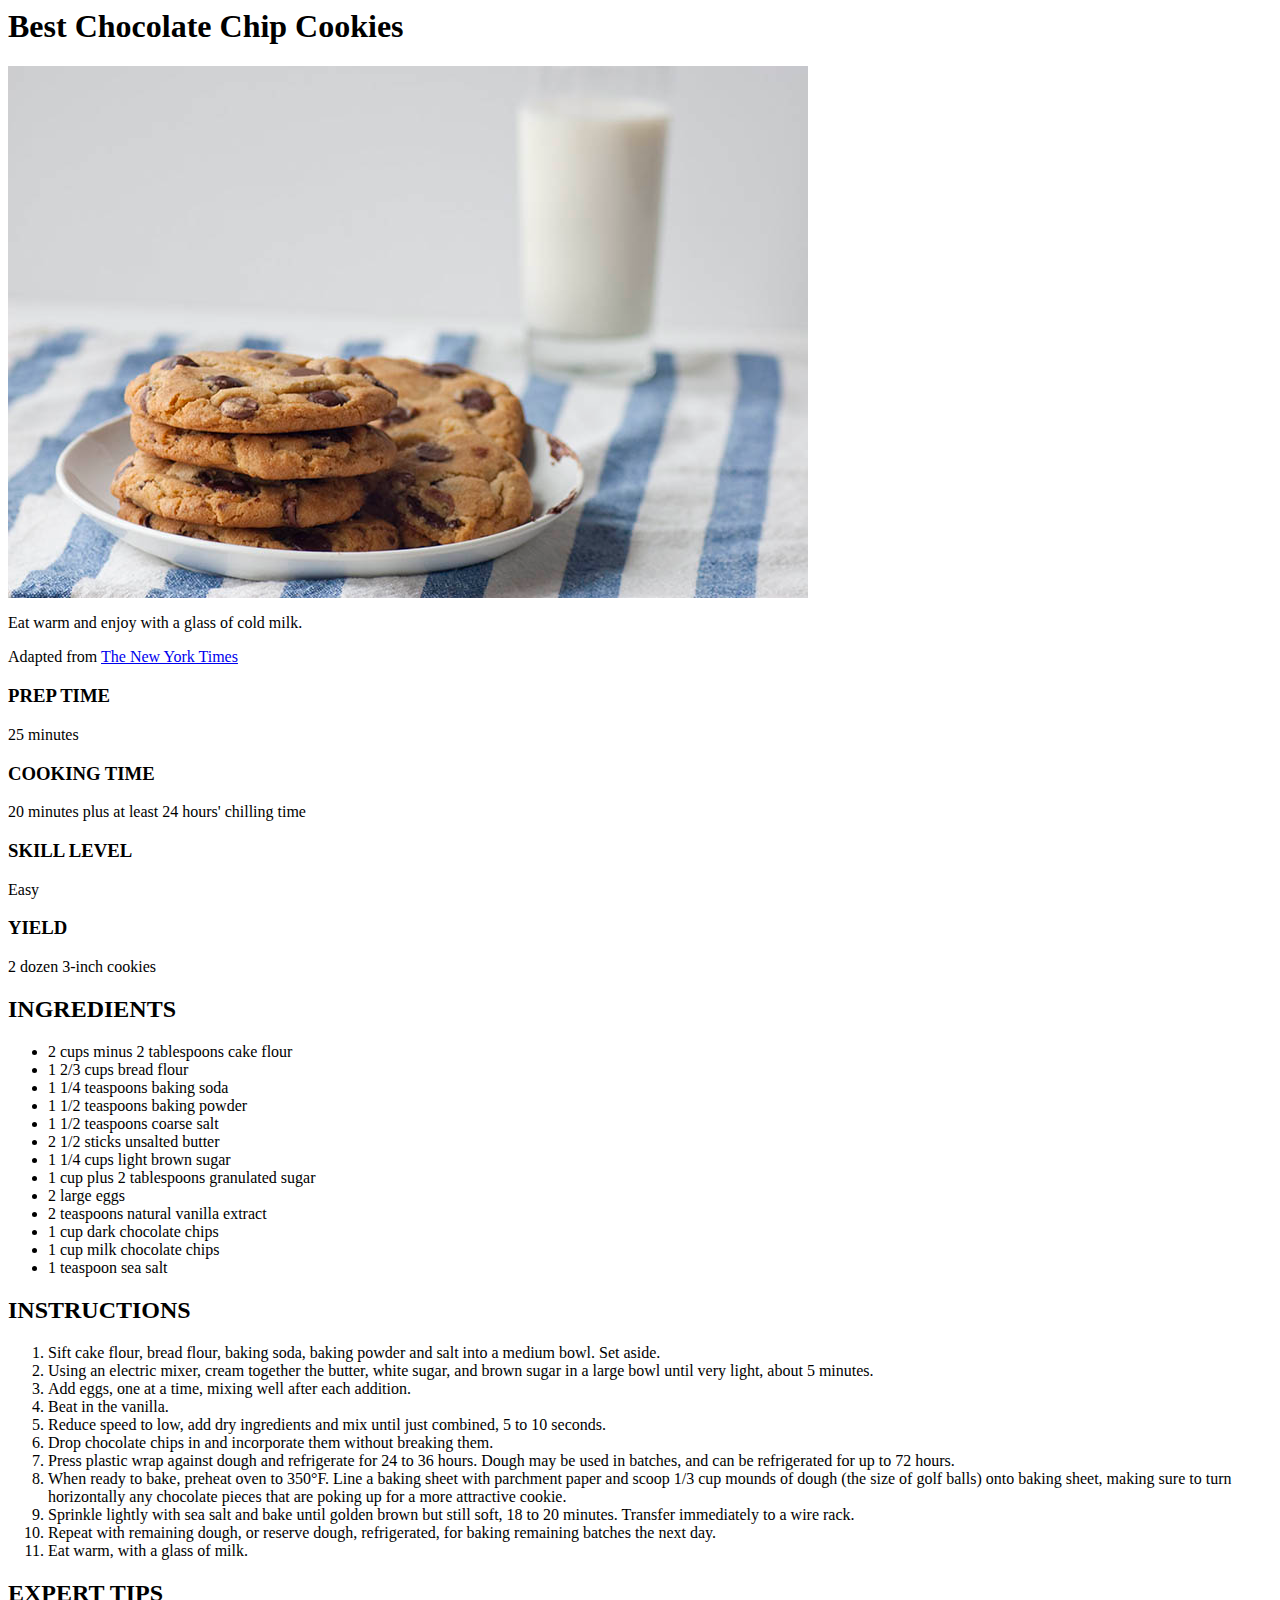
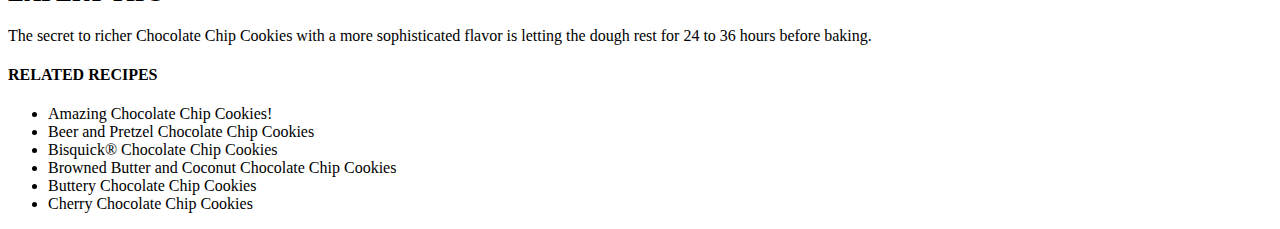
<file: solutions/cookie_recipe/index.html>
﻿<html>

	<h1>Best Chocolate Chip Cookies</h1>

	<img src="cookies.jpg" alt="cookie photo">

	<p>Eat warm and enjoy with a glass of cold milk.</p>

	<p>Adapted from <a href="http://www.nytimes.com/2008/07/09/dining/091crex.html?_r=0">The New York Times</a></p>

	<h3>PREP TIME</h3>
	<p>25 minutes</p>

	<h3>COOKING TIME</h3>
	<p>20 minutes plus at least 24 hours' chilling time</p>

	<h3>SKILL LEVEL</h3>
	<p>Easy</p>

	<h3>YIELD</h3>
	<p>2 dozen 3-inch cookies</p>

	<h2>INGREDIENTS</h2>
	<ul>
		<li>2 cups minus 2 tablespoons cake flour</li>
		<li>1 2/3 cups bread flour</li>
		<li>1 1/4 teaspoons baking soda</li>
		<li>1 1/2 teaspoons baking powder</li>
		<li>1 1/2 teaspoons coarse salt</li>
		<li>2 1/2 sticks unsalted butter</li>
		<li>1 1/4 cups light brown sugar</li>
		<li>1 cup plus 2 tablespoons granulated sugar</li>
		<li>2 large eggs</li>
		<li>2 teaspoons natural vanilla extract</li>
		<li>1 cup dark chocolate chips</li>
		<li>1 cup milk chocolate chips</li>
		<li>1 teaspoon sea salt</li>
	</ul>

	<h2>INSTRUCTIONS</h2>
	<ol>
		<li>Sift cake flour, bread flour, baking soda, baking powder and salt into a medium bowl. Set aside.</li>

		<li>Using an electric mixer, cream together the butter, white sugar, and brown sugar in a large bowl until very light, about 5 minutes.</li>

		<li>Add eggs, one at a time, mixing well after each addition.</li>

		<li>Beat in the vanilla.</li>

		<li>Reduce speed to low, add dry ingredients and mix until just combined, 5 to 10 seconds.</li>

		<li>Drop chocolate chips in and incorporate them without breaking them.</li>

		<li>Press plastic wrap against dough and refrigerate for 24 to 36 hours. Dough may be used in batches, and can be refrigerated for up to 72 hours.</li>

		<li>When ready to bake, preheat oven to 350°F. Line a baking sheet with parchment paper and scoop 1/3 cup mounds of dough (the size of golf balls) onto baking sheet, making sure to turn horizontally any chocolate pieces that are poking up for a more attractive cookie.</li>

		<li>Sprinkle lightly with sea salt and bake until golden brown but still soft, 18 to 20 minutes. Transfer immediately to a wire rack.</li>

		<li>Repeat with remaining dough, or reserve dough, refrigerated, for baking remaining batches the next day.</li>

		<li>Eat warm, with a glass of milk.</li>
	</ol>

	<h2>EXPERT TIPS</h2>

	<p>The secret to richer Chocolate Chip Cookies with a more sophisticated flavor is letting the dough rest for 24 to 36 hours before baking.</p>


	<h4>RELATED RECIPES</h4>

	<ul>
		<li>Amazing Chocolate Chip Cookies!</li>
	  
		<li>Beer and Pretzel Chocolate Chip Cookies</li>
	 
		<li>Bisquick&reg; Chocolate Chip Cookies</li>
	  
		<li>Browned Butter and Coconut Chocolate Chip Cookies</li>
	 
		<li>Buttery Chocolate Chip Cookies</li>
	  
		<li>Cherry Chocolate Chip Cookies</li>
	</ul>


</html>
</file>
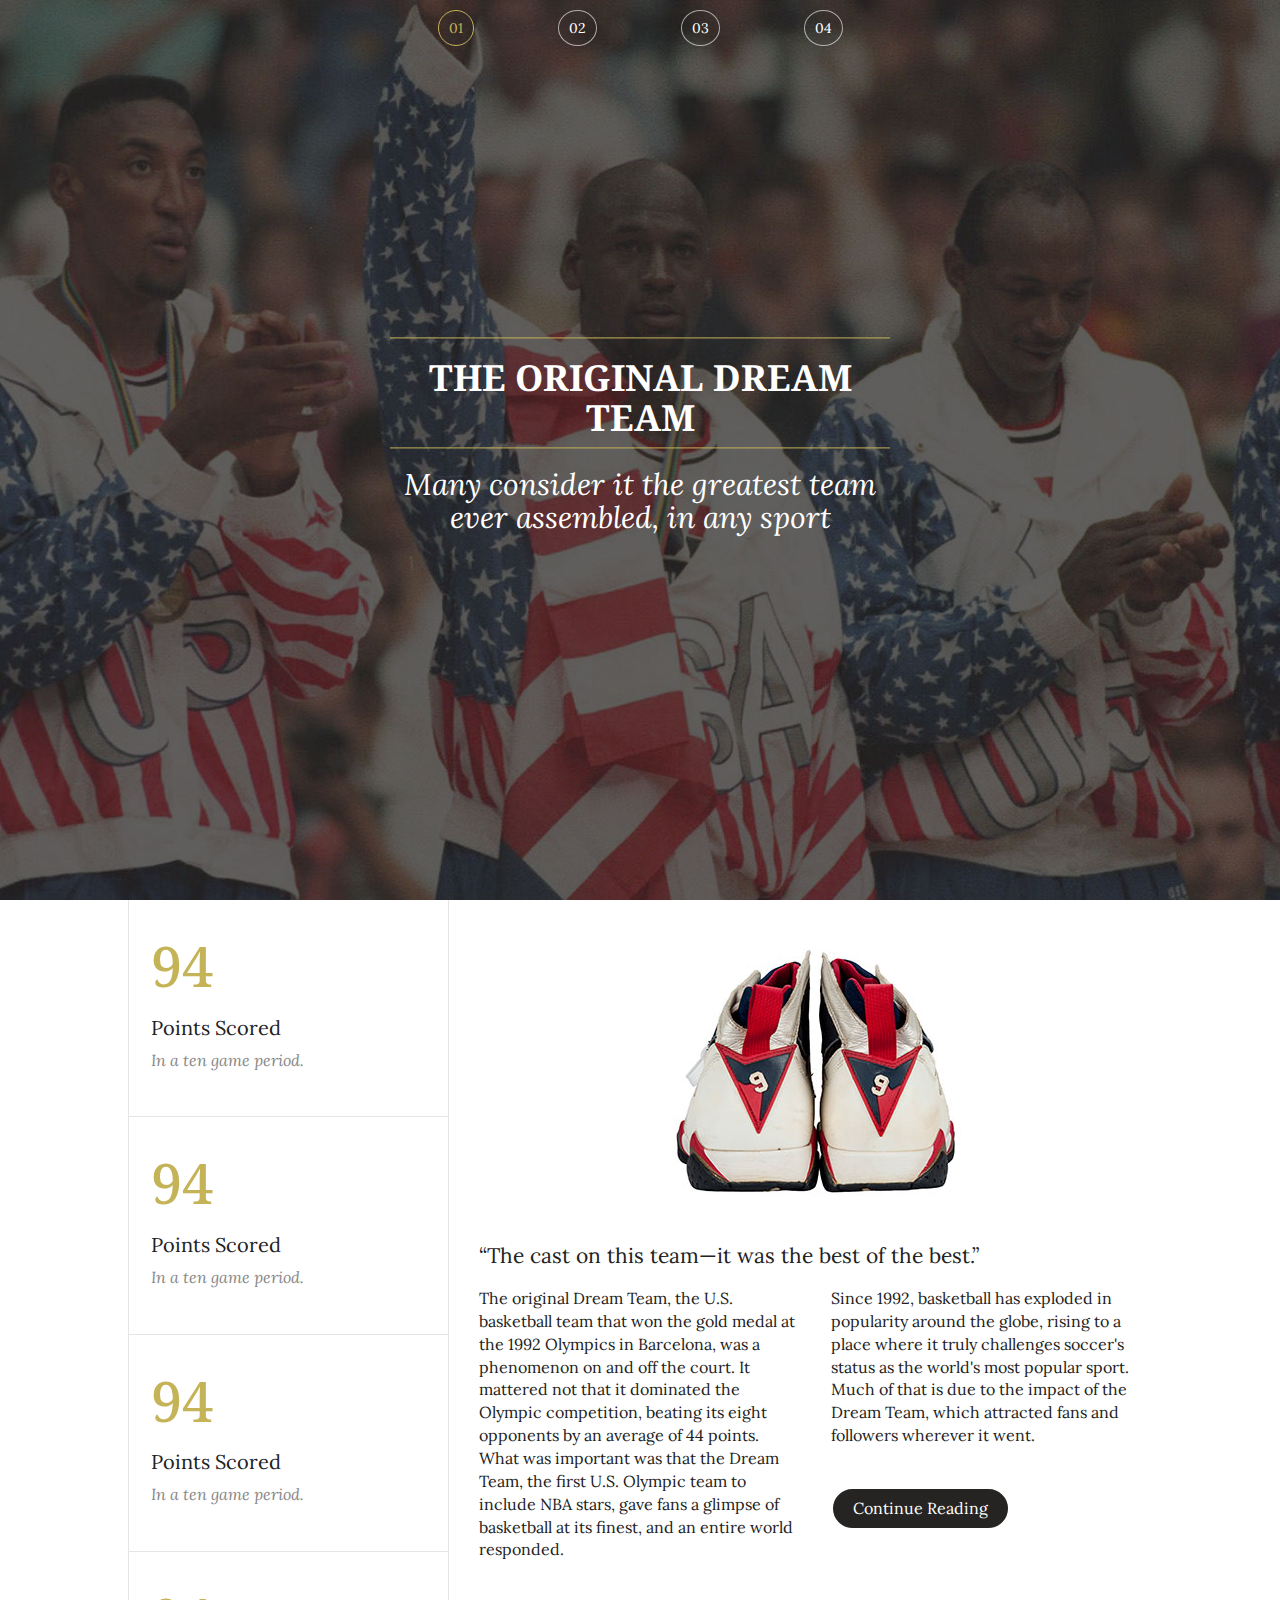
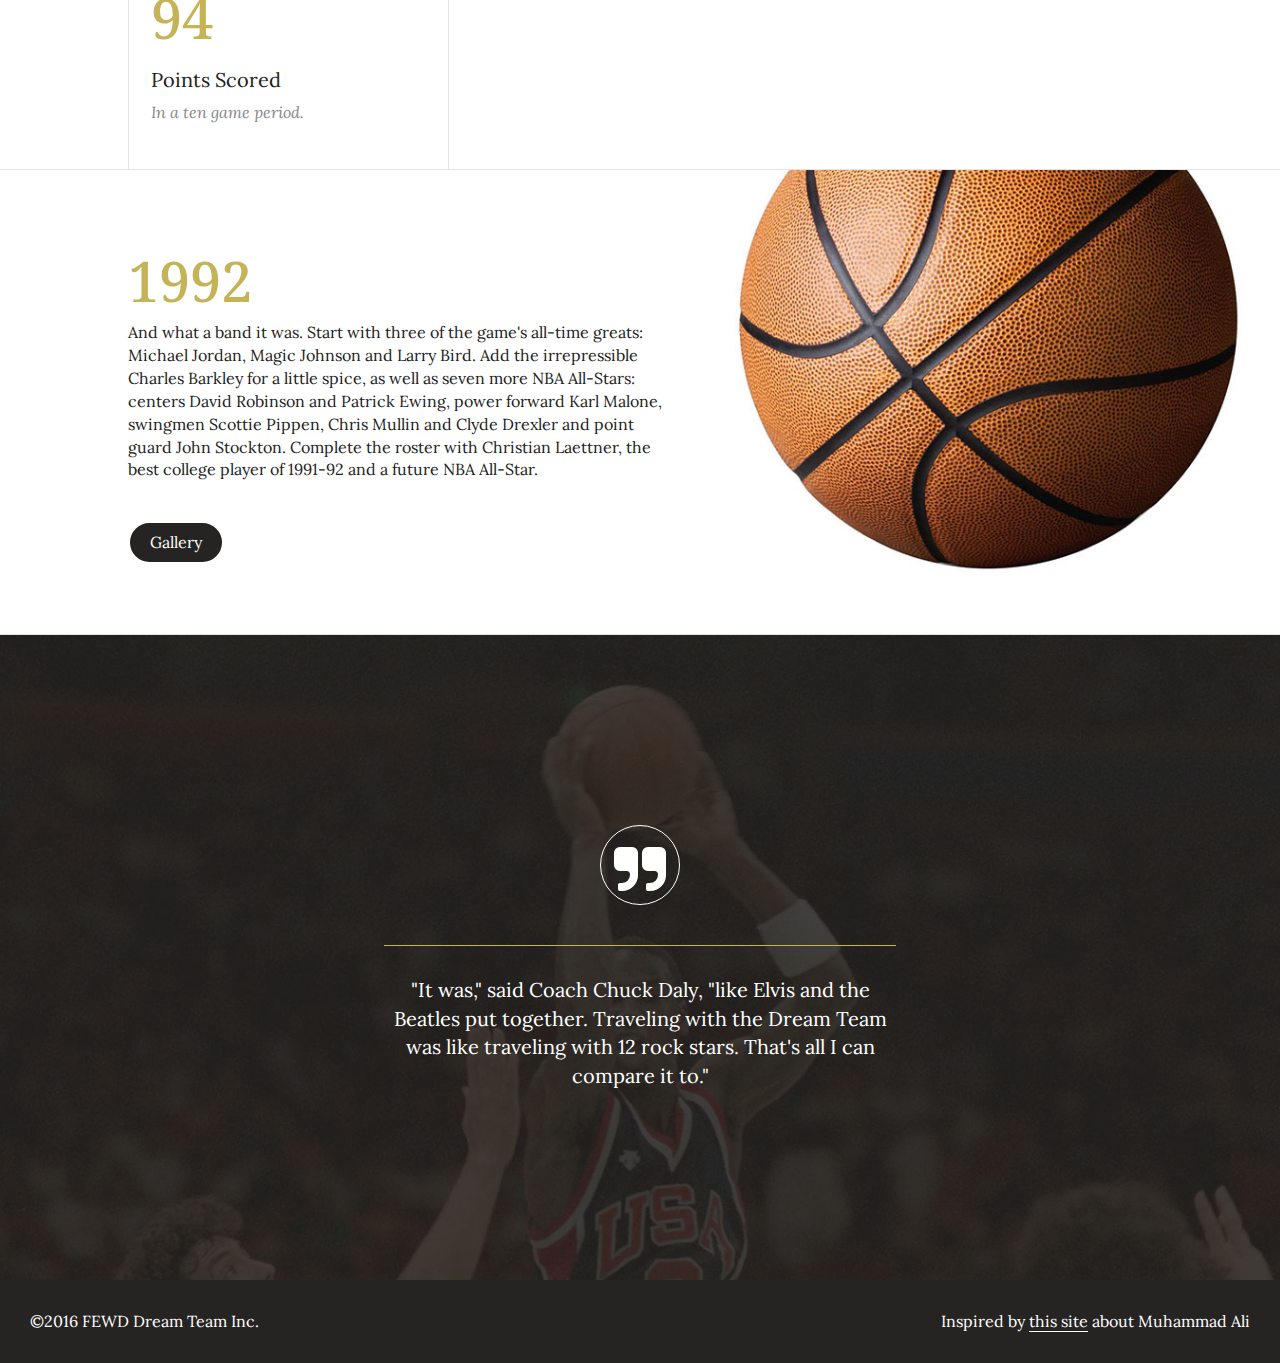
<file: solutions/dream_team_solution/index.html>
<!DOCTYPE html>
<html lang="en">
<head>
    <meta charset="utf-8"> <!-- Character encoding for the HTML document. -->
    <meta http-equiv="X-UA-Compatible" content="IE=edge"> <!-- Tells Internet Explorer it should use the latest, or edge, version of the IE rendering environment. -->

    <title></title> 
    <meta name="description" content=""><!-- Description, often used as 'snippet' by search engines. -->

    <meta name="viewport" content="width=device-width, initial-scale=1"> <!-- Will make sure your site scales properly for mobile http://goo.gl/teFgfK-->

    <link rel="shortcut icon" type="image/ico" href="images/favicon.ico" /> <!-- Site icon that appears next to the title in tab -->

    <link rel="stylesheet" href="css/normalize.css"> <!-- Normalize.css makes browsers render all elements more consistently and in line with modern standards http://goo.gl/2trj5P-->

    <link rel="stylesheet" href="https://maxcdn.bootstrapcdn.com/font-awesome/4.6.3/css/font-awesome.min.css">

    <link rel="stylesheet" href="css/bootstrap.css">

		<link href='https://fonts.googleapis.com/css?family=Lora:400,400italic,700,700italic|Droid+Serif:400,400italic,700,700italic' rel='stylesheet' type='text/css'>

    <link rel="stylesheet" href="css/main.css">
</head>
<body>
	<header>
		<nav>
			<a class="active" href="#">01</a>
			<a href="#">02</a>
			<a href="#">03</a>
			<a href="#">04</a>
		</nav>
		<div class="center-content">
			<hr>
			<h1>The Original Dream Team</h1>
			<hr>
			<h2>Many consider it the greatest team ever assembled, in any sport</h2>
		</div>
	</header>

	<section class="about clearfix row">
		<aside class="col-md-4">
			<div>
				<h3>94</h3>
				<h2>Points Scored</h2>
				<p>In a ten game period.</p>
			</div>
			<div>
				<h3>94</h3>
				<h2>Points Scored</h2>
				<p>In a ten game period.</p>
			</div>
			<div>
				<h3>94</h3>
				<h2>Points Scored</h2>
				<p>In a ten game period.</p>
			</div>
			<div>
				<h3>94</h3>
				<h2>Points Scored</h2>
				<p>In a ten game period.</p>
			</div>
		</aside>
		<article class="col-md-8">
			<img src="images/shoes.jpg" alt="">
			<h1>&ldquo;The cast on this team—it was the best of the best.&rdquo;</h1>
			<div class="row">
				<div class="col-md-6">
					<p>The original Dream Team, the U.S. basketball team that won the gold medal at the 1992 Olympics in Barcelona, was a phenomenon on and off the court. It mattered not that it dominated the Olympic competition, beating its eight opponents by an average of 44 points. What was important was that the Dream Team, the first U.S. Olympic team to include NBA stars, gave fans a glimpse of basketball at its finest, and an entire world responded.</p>
				</div>
				<div class="col-md-6">
					<p>Since 1992, basketball has exploded in popularity around the globe, rising to a place where it truly challenges soccer's status as the world's most popular sport. Much of that is due to the impact of the Dream Team, which attracted fans and followers wherever it went.</p>
					<button>Continue Reading</button>
				</div>
			</div>

			
		</article>
	</section>

	<section class="gallery clearfix">
		<article class="col-md-6">
			<h3>1992</h3>
			<p>And what a band it was. Start with three of the game's all-time greats: Michael Jordan, Magic Johnson and Larry Bird. Add the irrepressible Charles Barkley for a little spice, as well as seven more NBA All-Stars: centers David Robinson and Patrick Ewing, power forward Karl Malone, swingmen Scottie Pippen, Chris Mullin and Clyde Drexler and point guard John Stockton. Complete the roster with Christian Laettner, the best college player of 1991-92 and a future NBA All-Star.</p>
			<button>Gallery</button>
		</article>
		<div class="col-md-6">
			<img src="images/basketball.jpg" alt="">
		</div>
	</section>

	<section class="banner">
		<h3><i class="fa fa-quote-right" aria-hidden="true"></i></h3>
		<hr>
		<p>"It was," said Coach Chuck Daly, "like Elvis and the Beatles put together. Traveling with the Dream Team was like traveling with 12 rock stars. That's all I can compare it to."</p>
	</section>

	<footer class="clearfix">
		<div class="row">
			<p class="col-md-6">&copy;2016 FEWD Dream Team Inc.</p>
			<p class="col-md-6">Inspired by <a href="https://dribbble.com/shots/1686442-Cassius-Real-Pixels/attachments/267441">this site</a> about Muhammad Ali</p>
		</div>

	</footer>
	


</body>
</html>
</file>
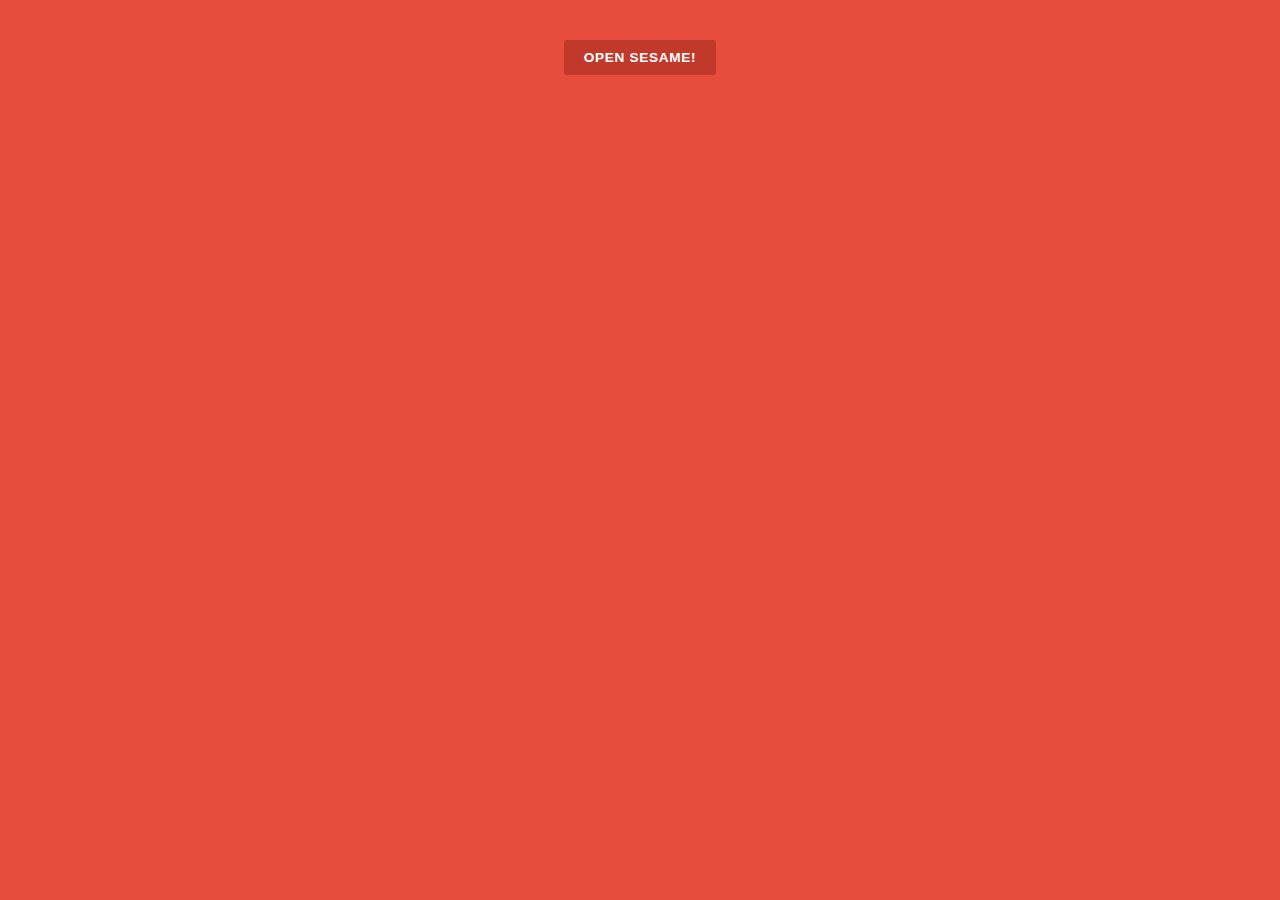
<file: solutions/modal_window/index.html>
<!doctype html>
<html>
<head>
  <meta charset="utf-8">
  <title>Modal Window</title>
  <meta name="viewport" content="width=device-width, initial-scale=1">

  <link href='http://fonts.googleapis.com/css?family=Lato:400,700' rel='stylesheet' type='text/css'>
  
  <link rel="stylesheet" href="css/main.css">
</head>
<body>

  <button type="button" id="trigger" class="trigger">Open Sesame!</button>
  
  
  <div class="modal">
    <h3>Hi, I'm a Modal</h3>  
    <p>Use me for content, photos, forms, etc.</p>
    <button class="close-modal">Close</button>
  </div>

  <div class="overlay-background"></div>


  <script src="js/vendor/jquery-1.11.2.min.js"></script>
  <script src="js/main.js"></script>
</body>
</html>
</file>
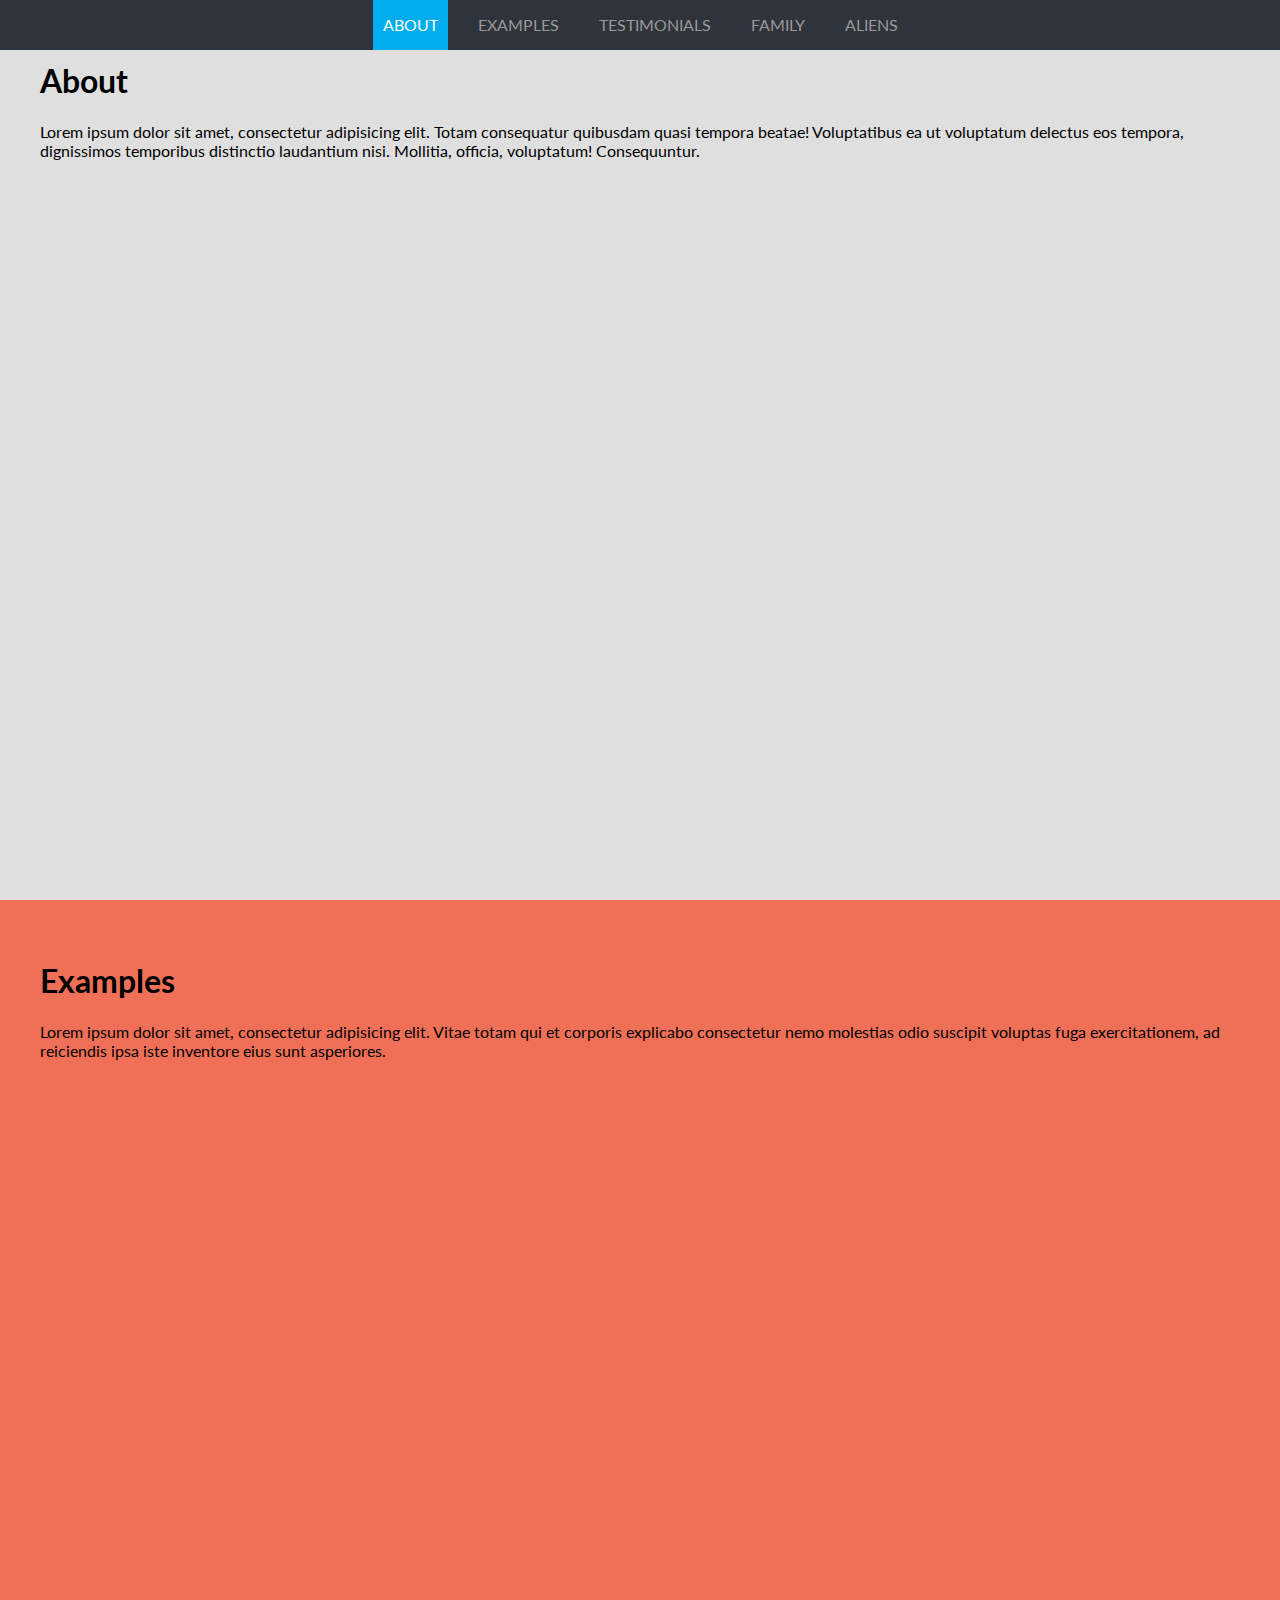
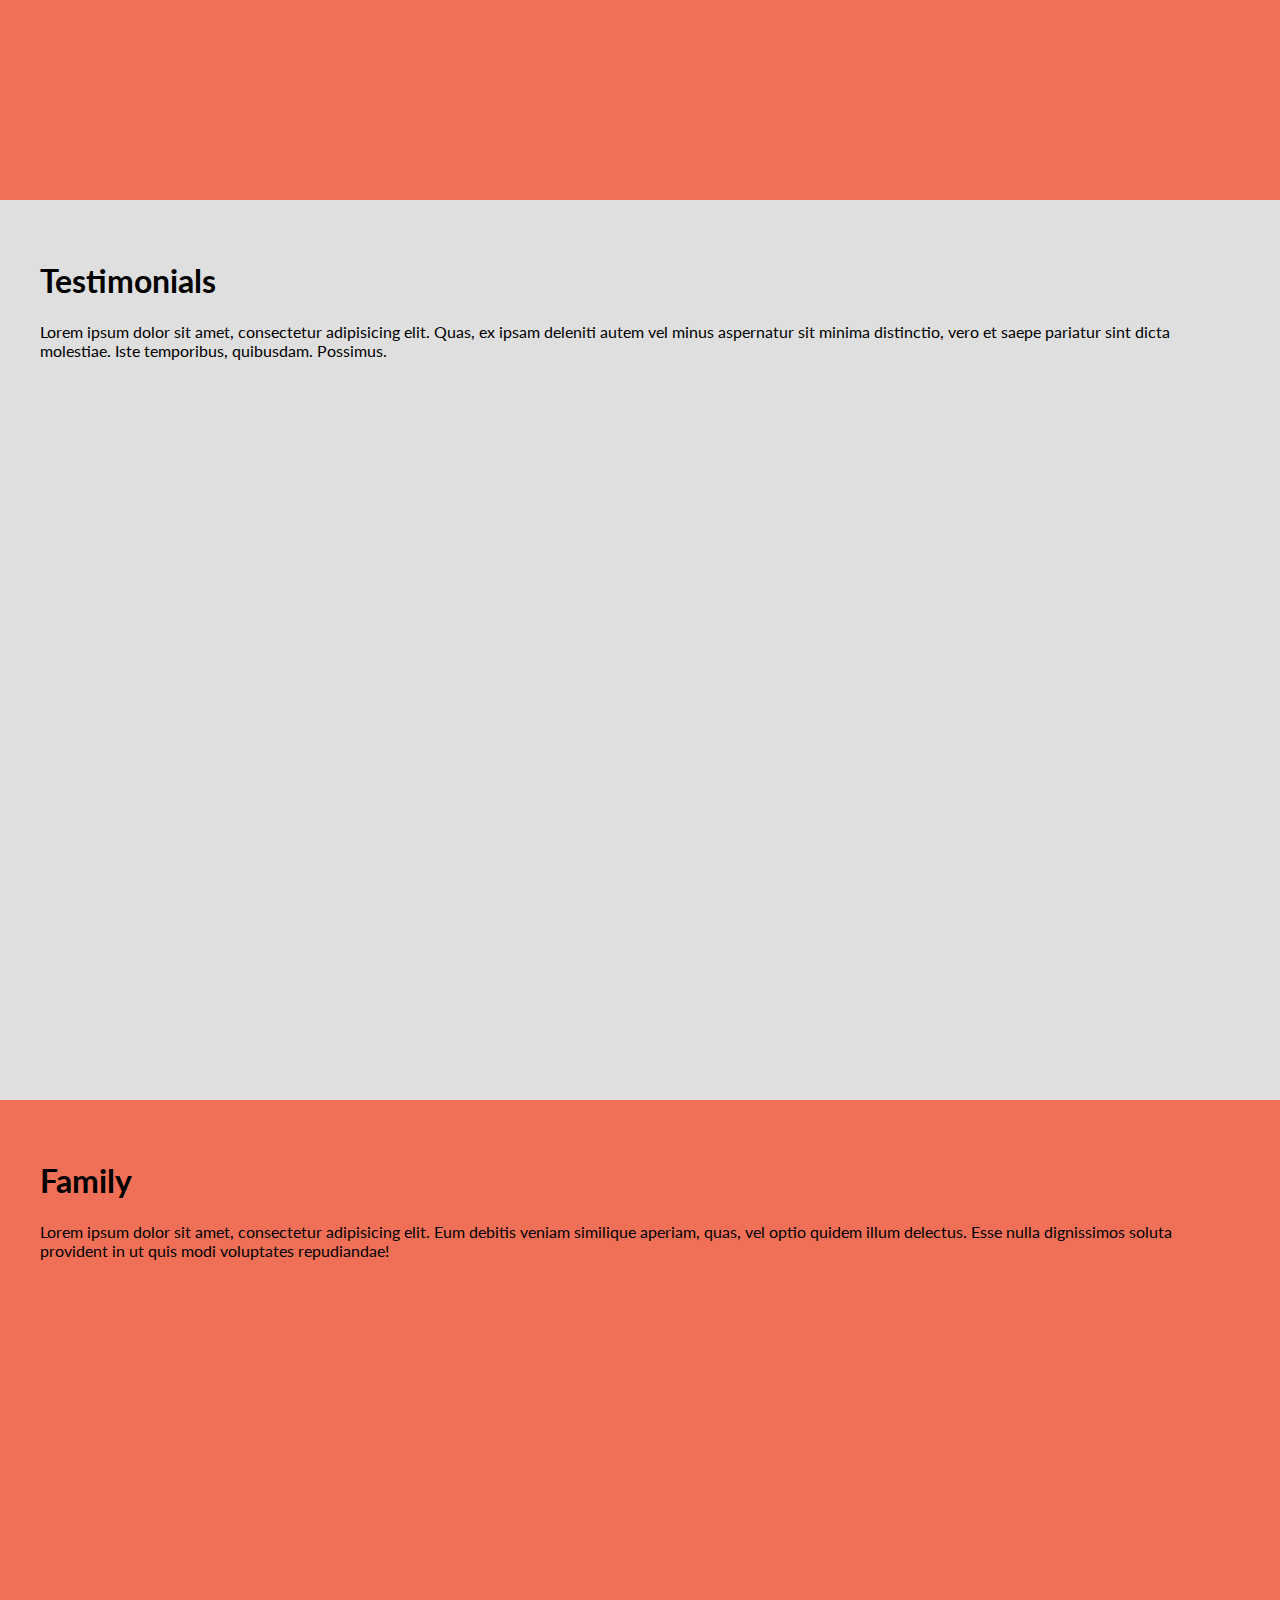
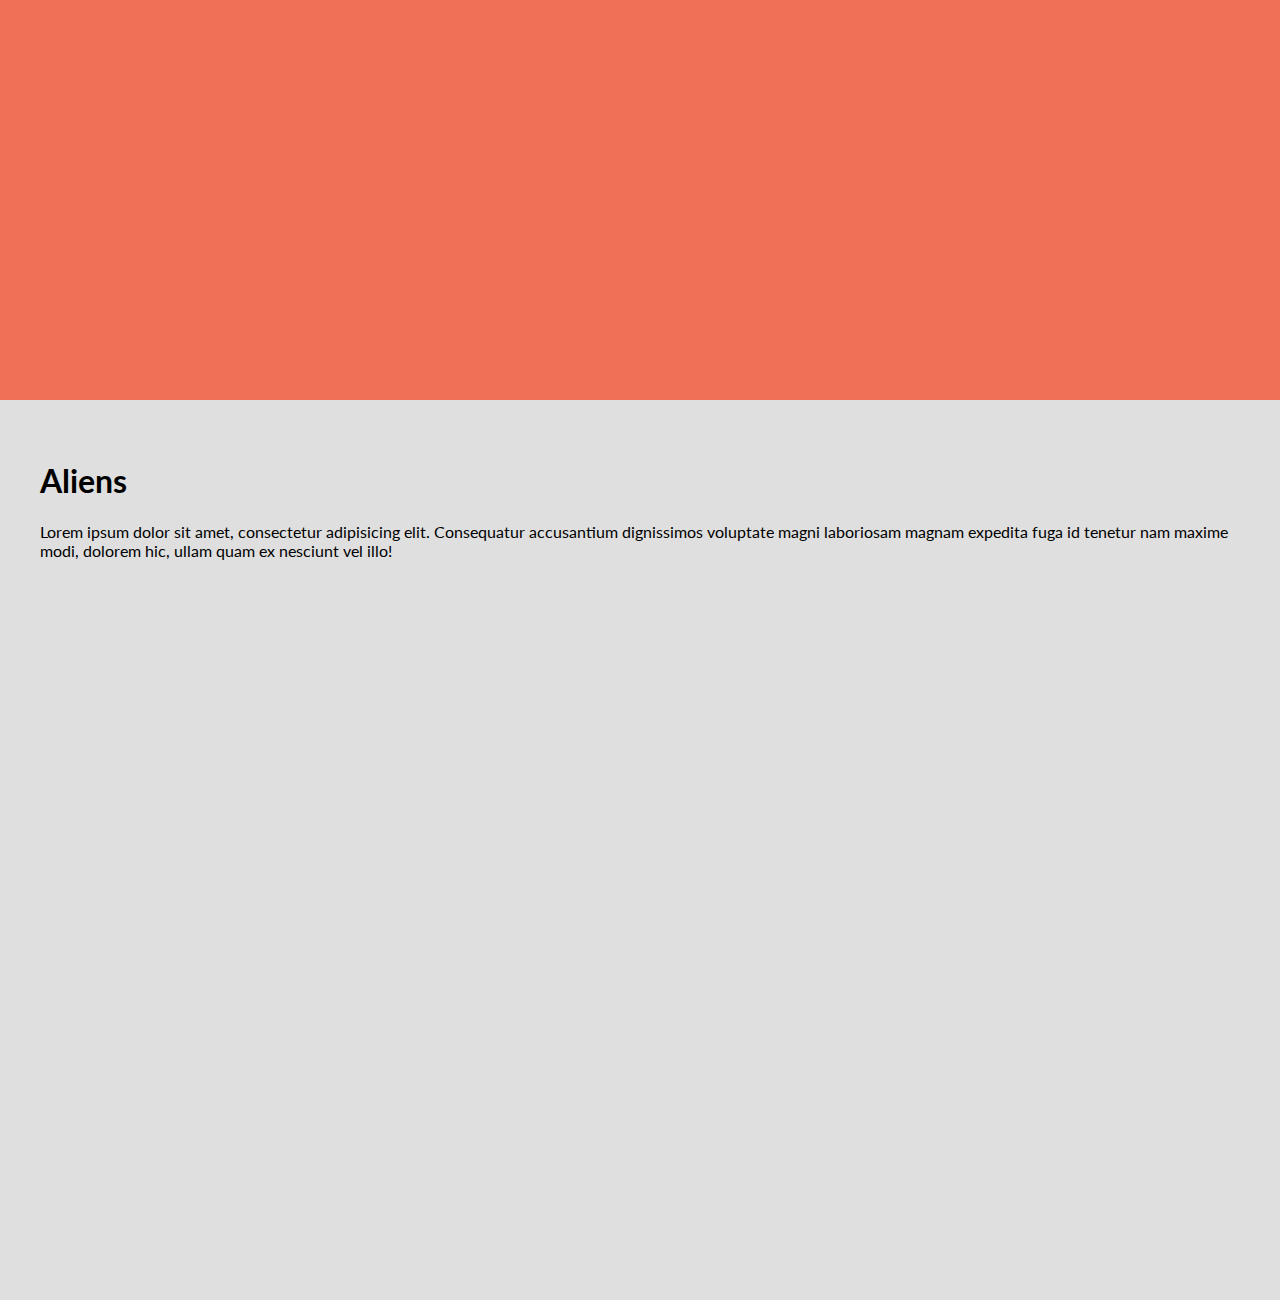
<file: solutions/nav_scroll_animation/index.html>
<!DOCTYPE html>
<html lang="en">
<head>
	<meta charset="UTF-8">
	<title>Sticky Nav</title>
	<link href='http://fonts.googleapis.com/css?family=Lato:400,700' rel='stylesheet' type='text/css'>
	<link rel="stylesheet" href="css/style.css">

</head>
<body>
<header>
  <nav>
    <ul>
      <li><a href="#about" class="active">About</a></li>
      <li><a href="#examples">Examples</a></li>
      <li><a href="#testimonials">Testimonials</a></li>
      <li><a href="#family">Family</a></li>
      <li><a href="#aliens">Aliens</a></li>
    </ul>
  </nav>
</header>
<section id="about">
  <div class="section-inner">
  <h1>About</h1>
  <p>Lorem ipsum dolor sit amet, consectetur adipisicing elit. Totam consequatur quibusdam quasi tempora beatae! Voluptatibus ea ut voluptatum delectus eos tempora, dignissimos temporibus distinctio laudantium nisi. Mollitia, officia, voluptatum! Consequuntur.</p>
  </div>
</section>
<section id="examples">
  <div class="section-inner">
  <h1>Examples</h1>
  <p>Lorem ipsum dolor sit amet, consectetur adipisicing elit. Vitae totam qui et corporis explicabo consectetur nemo molestias odio suscipit voluptas fuga exercitationem, ad reiciendis ipsa iste inventore eius sunt asperiores.</p>
  </div>
</section>
<section id="testimonials">
  <div class="section-inner">
  <h1>Testimonials</h1>
  <p>Lorem ipsum dolor sit amet, consectetur adipisicing elit. Quas, ex ipsam deleniti autem vel minus aspernatur sit minima distinctio, vero et saepe pariatur sint dicta molestiae. Iste temporibus, quibusdam. Possimus.</p>
  </div>
</section>
<section id="family">
  <div class="section-inner">
  <h1>Family</h1>
  <p>Lorem ipsum dolor sit amet, consectetur adipisicing elit. Eum debitis veniam similique aperiam, quas, vel optio quidem illum delectus. Esse nulla dignissimos soluta provident in ut quis modi voluptates repudiandae!</p>
  </div>
</section>
<section id="aliens">
  <div class="section-inner">
  <h1>Aliens</h1>
  <p>Lorem ipsum dolor sit amet, consectetur adipisicing elit. Consequatur accusantium dignissimos voluptate magni laboriosam magnam expedita fuga id tenetur nam maxime modi, dolorem hic, ullam quam ex nesciunt vel illo!</p>
  </div>
</section>

	<script src="js/jquery-2.1.3.js"></script>
	<script src="js/main.js"></script>

</body>
</html>
</file>
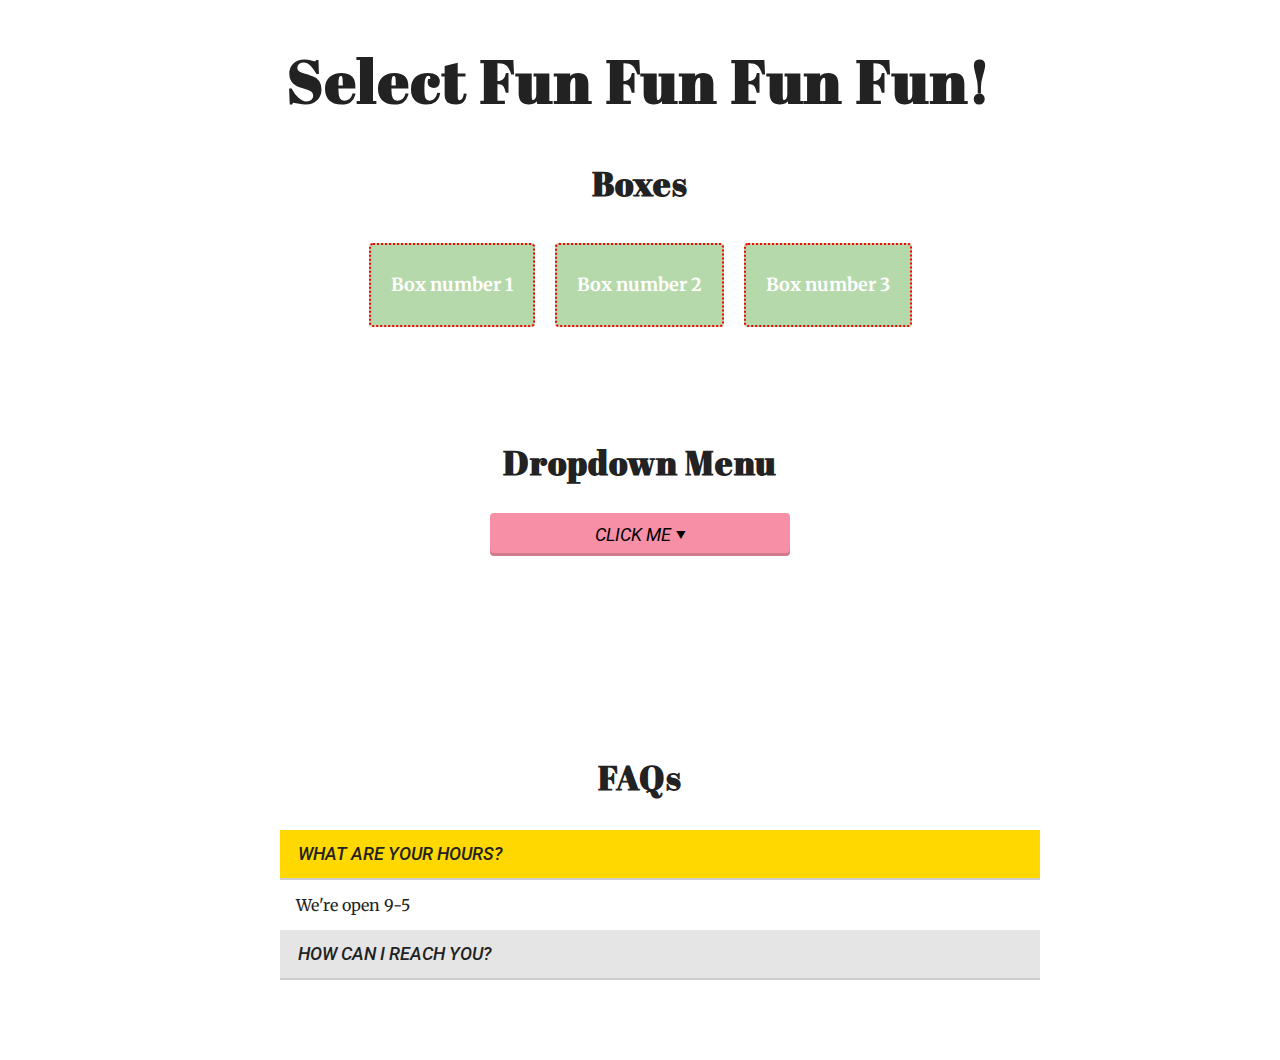
<file: solutions/select_fun_part_1/index.html>
<!doctype html>
<html>
<head>
	<meta charset=utf-8>
	<title>jQuery Events 201</title>
	<link href='http://fonts.googleapis.com/css?family=Abril+Fatface|Merriweather|Roboto:400,400italic,500,500italic' rel='stylesheet' type='text/css'>
	<link rel="stylesheet" href="css/style.css">
</head>
<body>

	<header>
		<h1>Select Fun <span>Fun Fun Fun</span>!</h1>
	</header>

	<!-- Part 1 - Can't get enough BOXES! -->
	<section class="boxes clearfix">
		<h2>Boxes</h2>
		<div id="box1" class="box crazy">
			<p>Box number 1</p>
		</div>
		<div id="box2" class="box crazy">
			<p>Box number 2</p>
		</div>
		<div id="box3" class="box crazy">
			<p>Box number 3</p>
		</div>

		<img class="moto">
	</section>

	<!-- Part 2 - Dropdowns -->
	<section class="dropdowns">
		<h2>Dropdown Menu</h2>

		<button id="dropdownButton" type="button">Click Me &blacktriangledown;</button>
		<ul id="dropdownMenu">
			<li>Home</li>
			<li>About</li>
			<li>Contact</li>
			<li>Blog</li>
		</ul>
	</section>

	<!-- Part 3 - FAQS -->
	<section class="faqs">
		<h2>FAQs</h2>

		<ul>
			<li id="question1" class="active">What are your hours?</li>
			<li id="answer1">We're open 9-5</li>
			<li id="question2">How can I reach you?</li>
			<li id="answer2">Our phone number is blah blah blah</li>
		</ul>

	</section>



	<!-- SCRIPTS -->
	<script src="https://ajax.googleapis.com/ajax/libs/jquery/1.7.1/jquery.min.js"></script> <!-- jQuery -->
	<script src="js/main.js"></script> <!-- main.js -->
	<!-- END SCRIPTS -->

</body>
</html>
</file>
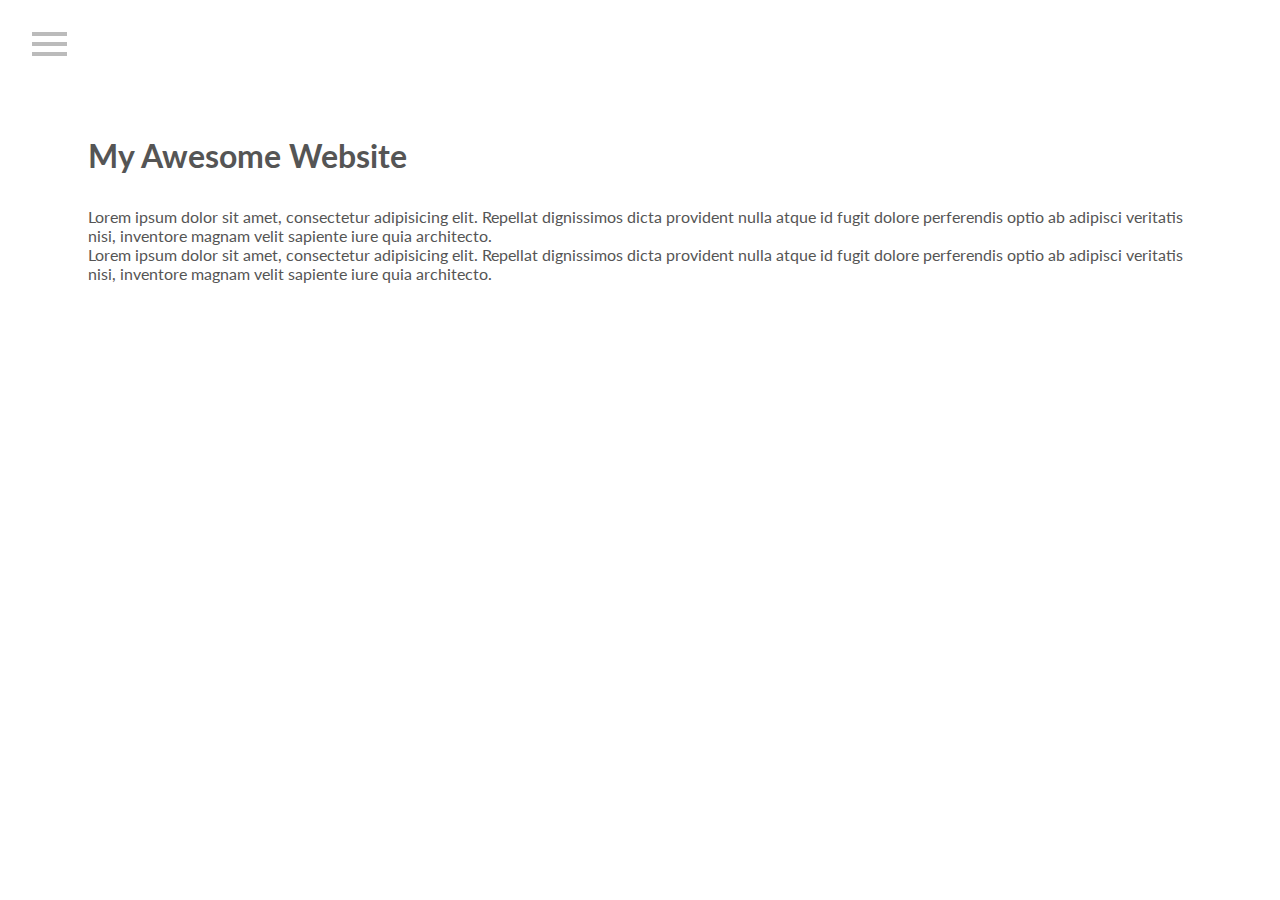
<file: solutions/sidebar_menu/index.html>
<!doctype html>
<html>
<head>
  <meta charset="utf-8">
  <title>Sidebar with Transition</title>
  <meta name="viewport" content="width=device-width, initial-scale=1">

  <link href='http://fonts.googleapis.com/css?family=Lato:400,700' rel='stylesheet' type='text/css'>
  
  <link rel="stylesheet" href="css/main.css">
</head>
<body>

  <nav class="sidebar">
    <a href="#" class="close">x</a>
    <h2>Sidebar</h2>
    <ul>
      <li><a href="#">Data Management</a></li>
      <li><a href="#">Location</a></li>
      <li><a href="#">Study</a></li>
      <li><a href="#">Collections</a></li>
      <li><a href="#">Credits</a></li>
    </ul>
  </nav>

  <div class="hamburger">
    <div class="line"></div>
    <div class="line"></div>
    <div class="line"></div>
  </div>

  <div class="content">
    <div class="content-inner">
      <h1>My Awesome Website</h1>
      <p>Lorem ipsum dolor sit amet, consectetur adipisicing elit. Repellat dignissimos dicta provident nulla atque id fugit dolore perferendis optio ab adipisci veritatis nisi, inventore magnam velit sapiente iure quia architecto.</p>
      <p>Lorem ipsum dolor sit amet, consectetur adipisicing elit. Repellat dignissimos dicta provident nulla atque id fugit dolore perferendis optio ab adipisci veritatis nisi, inventore magnam velit sapiente iure quia architecto.</p>      
    </div>
  </div>



  <script src="js/vendor/jquery-1.11.2.min.js"></script>
  <script src="js/main.js"></script>
</body>
</html>
</file>
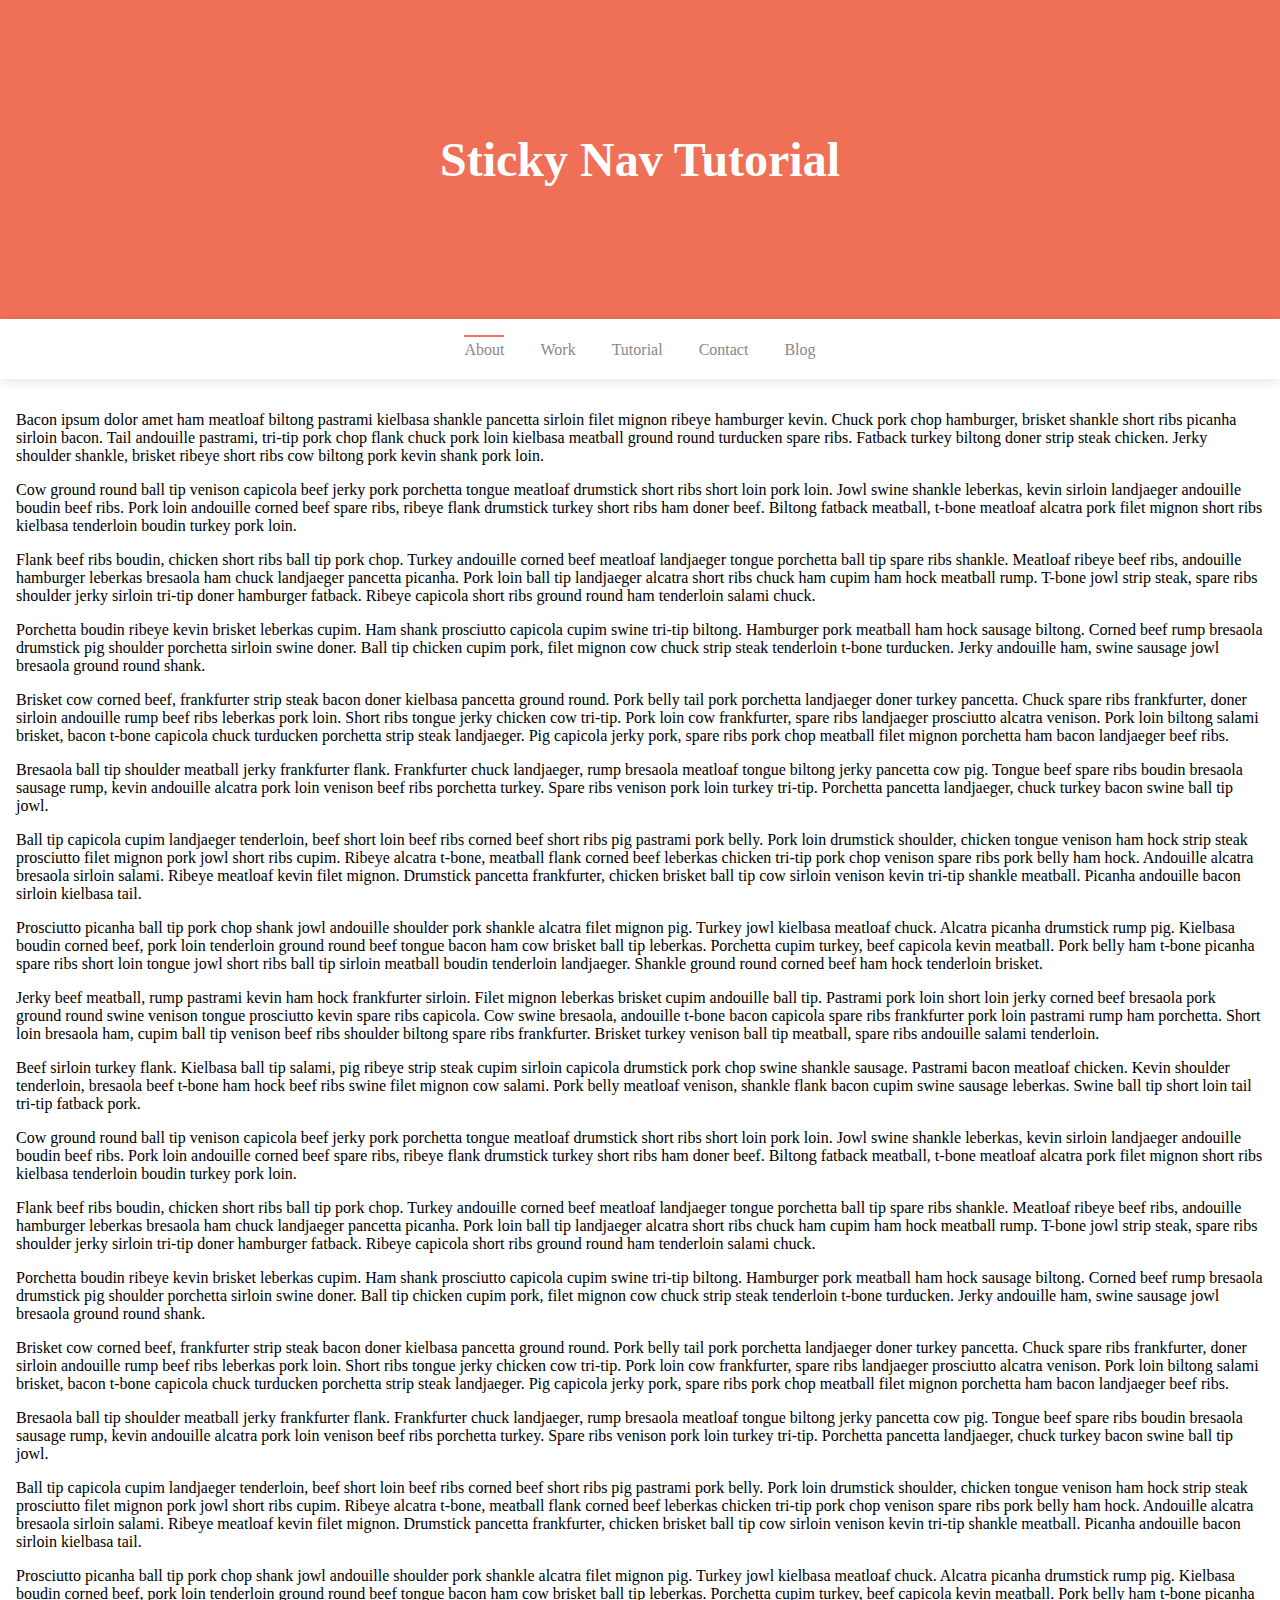
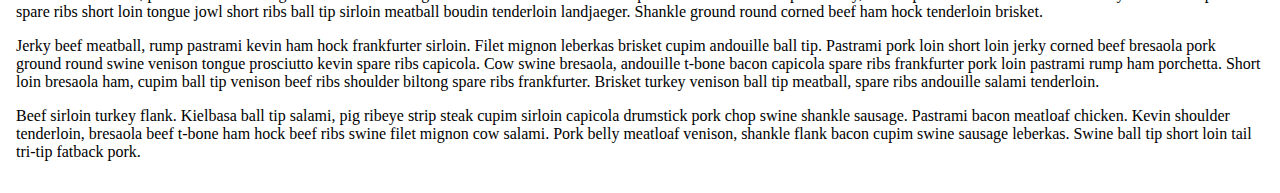
<file: solutions/sticky_nav/index.html>
<!DOCTYPE html>
<html lang="en">
<head>
	<meta charset="UTF-8">
	<title>Sticky Nav</title>
	<link rel="stylesheet" href="css/style.css">

</head>
<body>

	<header>
		<h1>Sticky Nav Tutorial</h1>
	</header>
	<div class="nav-wrapper">
		<nav class="main-nav">
			<ul>
				<li><a href="#" class="active">About</a></li>
				<li><a href="#">Work</a></li>
				<li><a href="#">Tutorial</a></li>
				<li><a href="#">Contact</a></li>
				<li><a href="#">Blog</a></li>
			</ul>
		</nav>
	</div>

	<article>
		<p>Bacon ipsum dolor amet ham meatloaf biltong pastrami kielbasa shankle pancetta sirloin filet mignon ribeye hamburger kevin. Chuck pork chop hamburger, brisket shankle short ribs picanha sirloin bacon. Tail andouille pastrami, tri-tip pork chop flank chuck pork loin kielbasa meatball ground round turducken spare ribs. Fatback turkey biltong doner strip steak chicken. Jerky shoulder shankle, brisket ribeye short ribs cow biltong pork kevin shank pork loin.</p>

		<p>Cow ground round ball tip venison capicola beef jerky pork porchetta tongue meatloaf drumstick short ribs short loin pork loin. Jowl swine shankle leberkas, kevin sirloin landjaeger andouille boudin beef ribs. Pork loin andouille corned beef spare ribs, ribeye flank drumstick turkey short ribs ham doner beef. Biltong fatback meatball, t-bone meatloaf alcatra pork filet mignon short ribs kielbasa tenderloin boudin turkey pork loin.</p>

		<p>Flank beef ribs boudin, chicken short ribs ball tip pork chop. Turkey andouille corned beef meatloaf landjaeger tongue porchetta ball tip spare ribs shankle. Meatloaf ribeye beef ribs, andouille hamburger leberkas bresaola ham chuck landjaeger pancetta picanha. Pork loin ball tip landjaeger alcatra short ribs chuck ham cupim ham hock meatball rump. T-bone jowl strip steak, spare ribs shoulder jerky sirloin tri-tip doner hamburger fatback. Ribeye capicola short ribs ground round ham tenderloin salami chuck.</p>

		<p>Porchetta boudin ribeye kevin brisket leberkas cupim. Ham shank prosciutto capicola cupim swine tri-tip biltong. Hamburger pork meatball ham hock sausage biltong. Corned beef rump bresaola drumstick pig shoulder porchetta sirloin swine doner. Ball tip chicken cupim pork, filet mignon cow chuck strip steak tenderloin t-bone turducken. Jerky andouille ham, swine sausage jowl bresaola ground round shank.</p>

		<p>Brisket cow corned beef, frankfurter strip steak bacon doner kielbasa pancetta ground round. Pork belly tail pork porchetta landjaeger doner turkey pancetta. Chuck spare ribs frankfurter, doner sirloin andouille rump beef ribs leberkas pork loin. Short ribs tongue jerky chicken cow tri-tip. Pork loin cow frankfurter, spare ribs landjaeger prosciutto alcatra venison. Pork loin biltong salami brisket, bacon t-bone capicola chuck turducken porchetta strip steak landjaeger. Pig capicola jerky pork, spare ribs pork chop meatball filet mignon porchetta ham bacon landjaeger beef ribs.</p>

		<p>Bresaola ball tip shoulder meatball jerky frankfurter flank. Frankfurter chuck landjaeger, rump bresaola meatloaf tongue biltong jerky pancetta cow pig. Tongue beef spare ribs boudin bresaola sausage rump, kevin andouille alcatra pork loin venison beef ribs porchetta turkey. Spare ribs venison pork loin turkey tri-tip. Porchetta pancetta landjaeger, chuck turkey bacon swine ball tip jowl.</p>

		<p>Ball tip capicola cupim landjaeger tenderloin, beef short loin beef ribs corned beef short ribs pig pastrami pork belly. Pork loin drumstick shoulder, chicken tongue venison ham hock strip steak prosciutto filet mignon pork jowl short ribs cupim. Ribeye alcatra t-bone, meatball flank corned beef leberkas chicken tri-tip pork chop venison spare ribs pork belly ham hock. Andouille alcatra bresaola sirloin salami. Ribeye meatloaf kevin filet mignon. Drumstick pancetta frankfurter, chicken brisket ball tip cow sirloin venison kevin tri-tip shankle meatball. Picanha andouille bacon sirloin kielbasa tail.</p>

		<p>Prosciutto picanha ball tip pork chop shank jowl andouille shoulder pork shankle alcatra filet mignon pig. Turkey jowl kielbasa meatloaf chuck. Alcatra picanha drumstick rump pig. Kielbasa boudin corned beef, pork loin tenderloin ground round beef tongue bacon ham cow brisket ball tip leberkas. Porchetta cupim turkey, beef capicola kevin meatball. Pork belly ham t-bone picanha spare ribs short loin tongue jowl short ribs ball tip sirloin meatball boudin tenderloin landjaeger. Shankle ground round corned beef ham hock tenderloin brisket.</p>

		<p>Jerky beef meatball, rump pastrami kevin ham hock frankfurter sirloin. Filet mignon leberkas brisket cupim andouille ball tip. Pastrami pork loin short loin jerky corned beef bresaola pork ground round swine venison tongue prosciutto kevin spare ribs capicola. Cow swine bresaola, andouille t-bone bacon capicola spare ribs frankfurter pork loin pastrami rump ham porchetta. Short loin bresaola ham, cupim ball tip venison beef ribs shoulder biltong spare ribs frankfurter. Brisket turkey venison ball tip meatball, spare ribs andouille salami tenderloin.</p>

		<p>Beef sirloin turkey flank. Kielbasa ball tip salami, pig ribeye strip steak cupim sirloin capicola drumstick pork chop swine shankle sausage. Pastrami bacon meatloaf chicken. Kevin shoulder tenderloin, bresaola beef t-bone ham hock beef ribs swine filet mignon cow salami. Pork belly meatloaf venison, shankle flank bacon cupim swine sausage leberkas. Swine ball tip short loin tail tri-tip fatback pork.</p>

		<p>Cow ground round ball tip venison capicola beef jerky pork porchetta tongue meatloaf drumstick short ribs short loin pork loin. Jowl swine shankle leberkas, kevin sirloin landjaeger andouille boudin beef ribs. Pork loin andouille corned beef spare ribs, ribeye flank drumstick turkey short ribs ham doner beef. Biltong fatback meatball, t-bone meatloaf alcatra pork filet mignon short ribs kielbasa tenderloin boudin turkey pork loin.</p>

		<p>Flank beef ribs boudin, chicken short ribs ball tip pork chop. Turkey andouille corned beef meatloaf landjaeger tongue porchetta ball tip spare ribs shankle. Meatloaf ribeye beef ribs, andouille hamburger leberkas bresaola ham chuck landjaeger pancetta picanha. Pork loin ball tip landjaeger alcatra short ribs chuck ham cupim ham hock meatball rump. T-bone jowl strip steak, spare ribs shoulder jerky sirloin tri-tip doner hamburger fatback. Ribeye capicola short ribs ground round ham tenderloin salami chuck.</p>

		<p>Porchetta boudin ribeye kevin brisket leberkas cupim. Ham shank prosciutto capicola cupim swine tri-tip biltong. Hamburger pork meatball ham hock sausage biltong. Corned beef rump bresaola drumstick pig shoulder porchetta sirloin swine doner. Ball tip chicken cupim pork, filet mignon cow chuck strip steak tenderloin t-bone turducken. Jerky andouille ham, swine sausage jowl bresaola ground round shank.</p>

		<p>Brisket cow corned beef, frankfurter strip steak bacon doner kielbasa pancetta ground round. Pork belly tail pork porchetta landjaeger doner turkey pancetta. Chuck spare ribs frankfurter, doner sirloin andouille rump beef ribs leberkas pork loin. Short ribs tongue jerky chicken cow tri-tip. Pork loin cow frankfurter, spare ribs landjaeger prosciutto alcatra venison. Pork loin biltong salami brisket, bacon t-bone capicola chuck turducken porchetta strip steak landjaeger. Pig capicola jerky pork, spare ribs pork chop meatball filet mignon porchetta ham bacon landjaeger beef ribs.</p>

		<p>Bresaola ball tip shoulder meatball jerky frankfurter flank. Frankfurter chuck landjaeger, rump bresaola meatloaf tongue biltong jerky pancetta cow pig. Tongue beef spare ribs boudin bresaola sausage rump, kevin andouille alcatra pork loin venison beef ribs porchetta turkey. Spare ribs venison pork loin turkey tri-tip. Porchetta pancetta landjaeger, chuck turkey bacon swine ball tip jowl.</p>

		<p>Ball tip capicola cupim landjaeger tenderloin, beef short loin beef ribs corned beef short ribs pig pastrami pork belly. Pork loin drumstick shoulder, chicken tongue venison ham hock strip steak prosciutto filet mignon pork jowl short ribs cupim. Ribeye alcatra t-bone, meatball flank corned beef leberkas chicken tri-tip pork chop venison spare ribs pork belly ham hock. Andouille alcatra bresaola sirloin salami. Ribeye meatloaf kevin filet mignon. Drumstick pancetta frankfurter, chicken brisket ball tip cow sirloin venison kevin tri-tip shankle meatball. Picanha andouille bacon sirloin kielbasa tail.</p>

		<p>Prosciutto picanha ball tip pork chop shank jowl andouille shoulder pork shankle alcatra filet mignon pig. Turkey jowl kielbasa meatloaf chuck. Alcatra picanha drumstick rump pig. Kielbasa boudin corned beef, pork loin tenderloin ground round beef tongue bacon ham cow brisket ball tip leberkas. Porchetta cupim turkey, beef capicola kevin meatball. Pork belly ham t-bone picanha spare ribs short loin tongue jowl short ribs ball tip sirloin meatball boudin tenderloin landjaeger. Shankle ground round corned beef ham hock tenderloin brisket.</p>

		<p>Jerky beef meatball, rump pastrami kevin ham hock frankfurter sirloin. Filet mignon leberkas brisket cupim andouille ball tip. Pastrami pork loin short loin jerky corned beef bresaola pork ground round swine venison tongue prosciutto kevin spare ribs capicola. Cow swine bresaola, andouille t-bone bacon capicola spare ribs frankfurter pork loin pastrami rump ham porchetta. Short loin bresaola ham, cupim ball tip venison beef ribs shoulder biltong spare ribs frankfurter. Brisket turkey venison ball tip meatball, spare ribs andouille salami tenderloin.</p>

		<p>Beef sirloin turkey flank. Kielbasa ball tip salami, pig ribeye strip steak cupim sirloin capicola drumstick pork chop swine shankle sausage. Pastrami bacon meatloaf chicken. Kevin shoulder tenderloin, bresaola beef t-bone ham hock beef ribs swine filet mignon cow salami. Pork belly meatloaf venison, shankle flank bacon cupim swine sausage leberkas. Swine ball tip short loin tail tri-tip fatback pork.</p>
	</article>


	<script src="js/jquery-2.1.3.js"></script>
	<script src="js/main.js"></script>

</body>
</html>
</file>
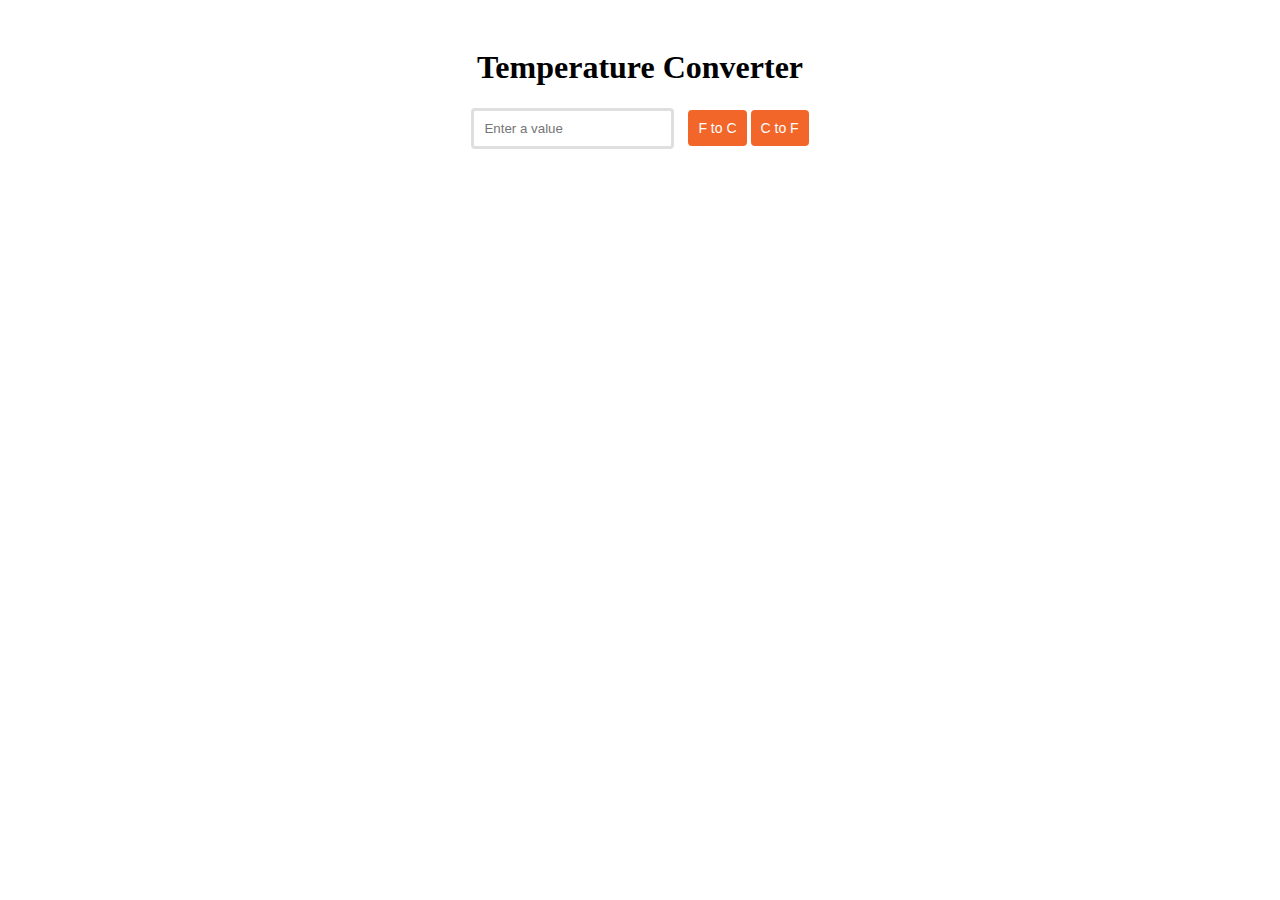
<file: solutions/temp_converter/index.html>
<!doctype html>
<html lang="en-us">
	<head>
		<meta charset="utf-8">
		<title>Temperature Converter</title>
		<!-- If you like, link to either reset.css or normalize.css here. -->
		<link rel="stylesheet" href="css/main.css">
	</head>
	<body>

		<section class="converter-container">
		  <h1>Temperature Converter</h1>
		  
	    <input type="text" id="temperature" placeholder="Enter a value"/>
	    <button id="fahrenheit_to_celsius" type="button">F to C</button>
	    <button id="celsius_to_fahrenheit" type="button">C to F</button>
		  
		  <p id="result"></p>
		  <p class="error-message">Please enter a temperature to convert.</p>
		</section>
		
		<script src="js/jquery-2.1.3.js"></script>
		<script src="js/main.js"></script>

	</body>
</html>
</file>
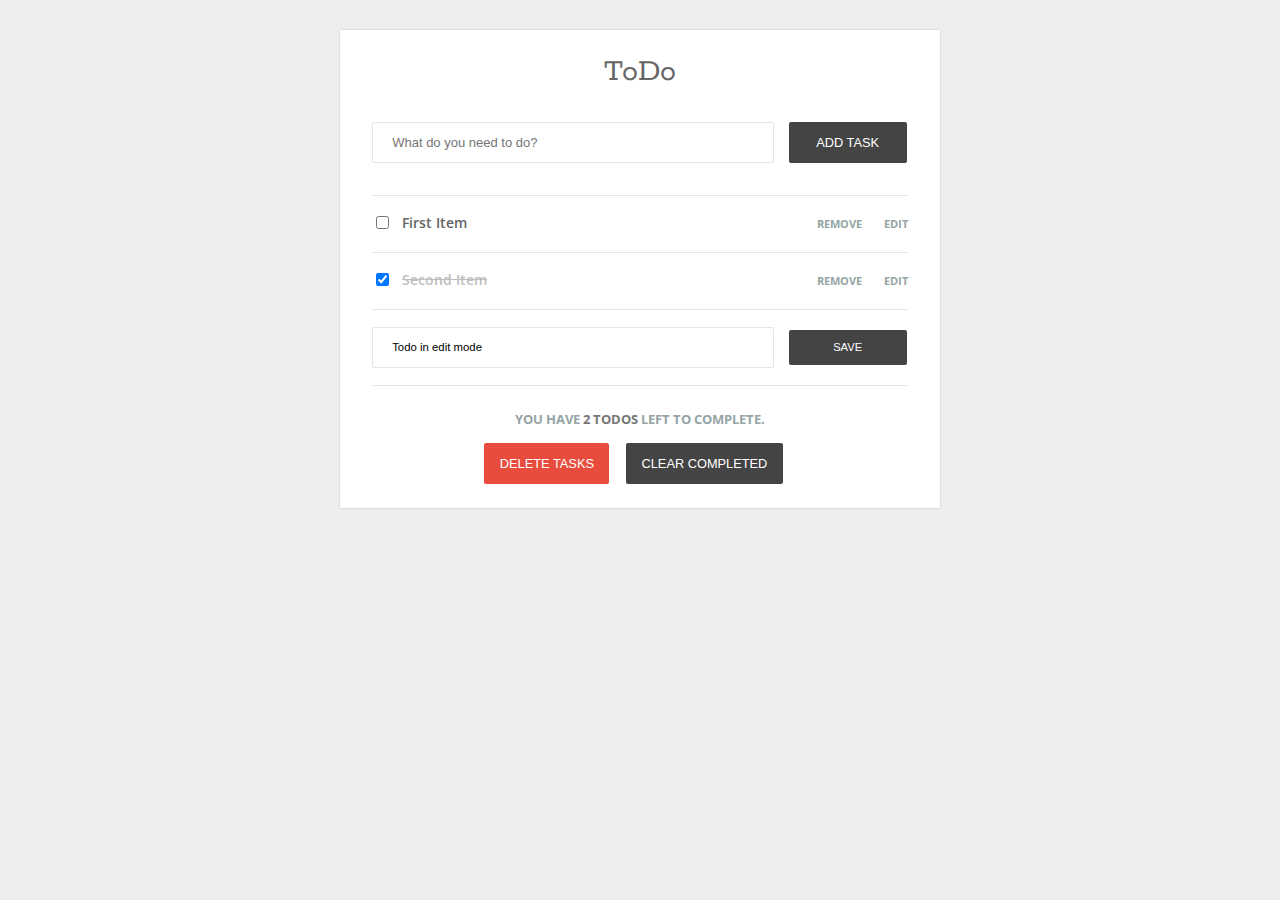
<file: solutions/todo_solution/index.html>
<!DOCTYPE html>
<html>
<head>
	<meta charset="UTF-8">
	<title>Todo List</title>
	<link href='http://fonts.googleapis.com/css?family=Rokkitt' rel='stylesheet' type='text/css'>
	<link href='http://fonts.googleapis.com/css?family=Open+Sans:700,600,400' rel='stylesheet' type='text/css'>
	<link rel="stylesheet" href="css/style.css" media="screen" type="text/css">
</head>
<body>

	<div class="container">
		<header>
			<h1>ToDo</h1>
		</header>
		<form id="taskForm">
			<input type="text" id="newItemDescription" placeholder="What do you need to do?">
			<button type="submit" id="addTask" class="btn">Add Task</button>
		</form>
		<ul id="taskList">
			<li>
				<input type="checkbox">
				<span class="item">First Item</span>
				<a href="#" class="edit">Edit</a>
				<a href="#" class="remove">Remove</a>
			</li>
			<li class="completed">
				<input type="checkbox" checked>
				<span class="item">Second Item</span>
				<a href="#" class="edit">Edit</a>
				<a href="#" class="remove">Remove</a>
			</li>
			<li>
				<form class="editor">
					<input type="text" value="Todo in edit mode">
					<button type="submit" class="btn">Save</button>
				</form>
			</li>
		</ul>
		<div class="count-wrapper">
			<p>You have <span class="count">0 todos</span> left to complete.</p>
			<button id="deleteTasks" class="btn delete">Delete Tasks</button>
			<button id="clearCompleted" class="btn">Clear Completed</button>			
		</div>
	</div>


	<script src="js/jquery-2.1.3.min.js"></script>
	<script src="js/main.js"></script>
</body>
</html>
</file>
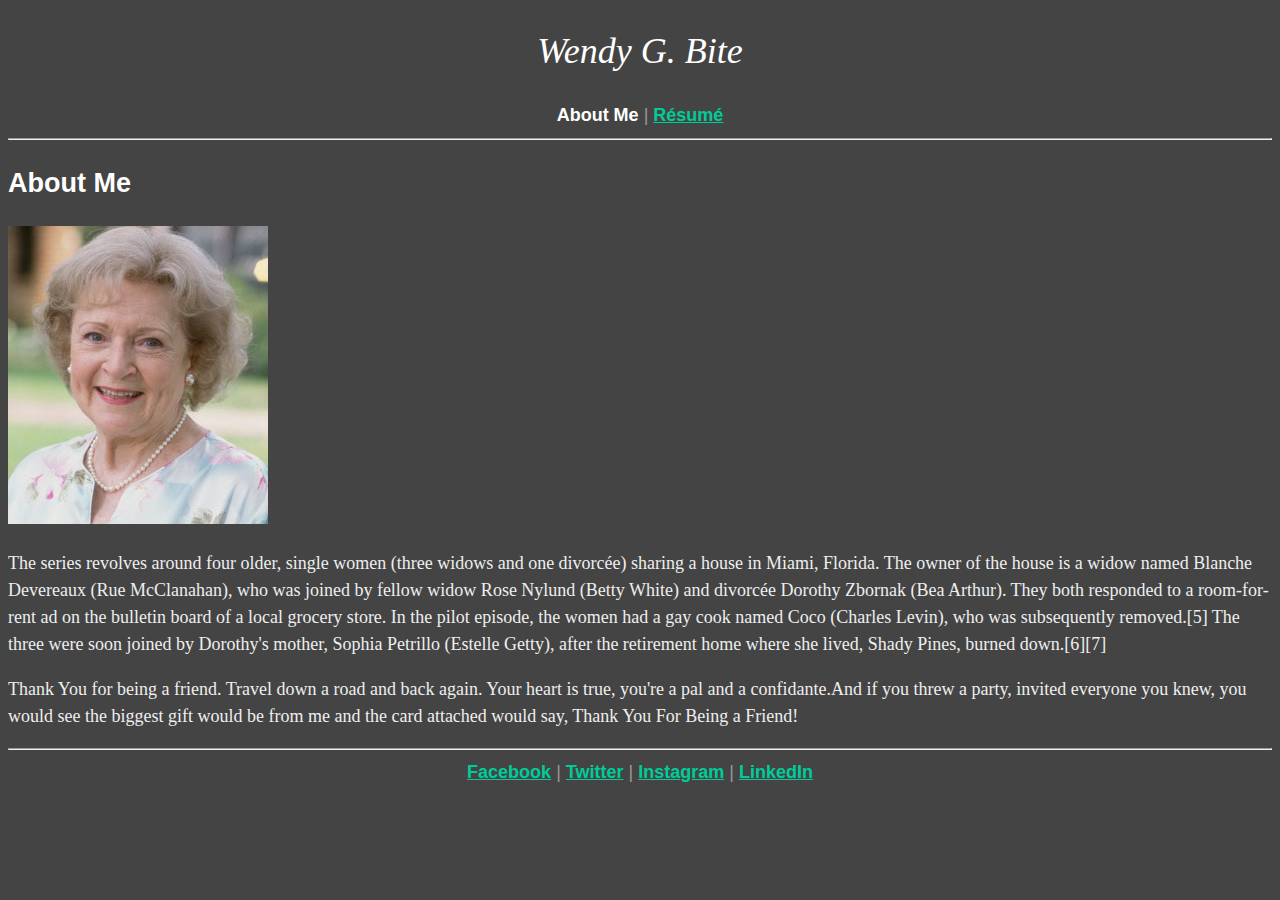
<file: solutions/Wendy_Bite_Solution/index.html>
<!doctype html>
<html>
	<head>
		<meta charset="utf-8">
		<title>Wendy G. Bite</title>
		<link rel="stylesheet" href="css/style.css">
	</head>
	<body>
		
		<h1>Wendy G. Bite</h1>
		
		<nav>
			<strong>About Me</strong>
			|
			<a href="resume.html">R&eacute;sum&eacute;</a>
		</nav>

		<hr>
		
		<h2>About Me</h2>
		
		<img src="img/Betty-White.jpg" alt="Wendy Bite">
		
		<p>The series revolves around four older, single women (three widows and one divorc&eacute;e) sharing a house in Miami, Florida. The owner of the house is a widow named Blanche Devereaux (Rue McClanahan), who was joined by fellow widow Rose Nylund (Betty White) and divorc&eacute;e Dorothy Zbornak (Bea Arthur). They both responded to a room-for-rent ad on the bulletin board of a local grocery store. In the pilot episode, the women had a gay cook named Coco (Charles Levin), who was subsequently removed.[5] The three were soon joined by Dorothy's mother, Sophia Petrillo (Estelle Getty), after the retirement home where she lived, Shady Pines, burned down.[6][7]</p>

		<p>Thank You for being a friend. Travel down a road and back again. Your heart is true, you're a pal and a confidante.And if you threw a party, invited everyone you knew, you would see the biggest gift would be from me and the card attached would say, Thank You For Being a Friend!</p>
		
		<hr>
		
		<nav>
			<a href="http://facebook.com/">Facebook</a>
			|
			<a href="http://twitter.com/">Twitter</a>
			|
			<a href="http://instagram.com/">Instagram</a>
			|
			<a href="http://linkedin.com/">LinkedIn</a>
		</nav>
				
	</body>
</html>
</file>
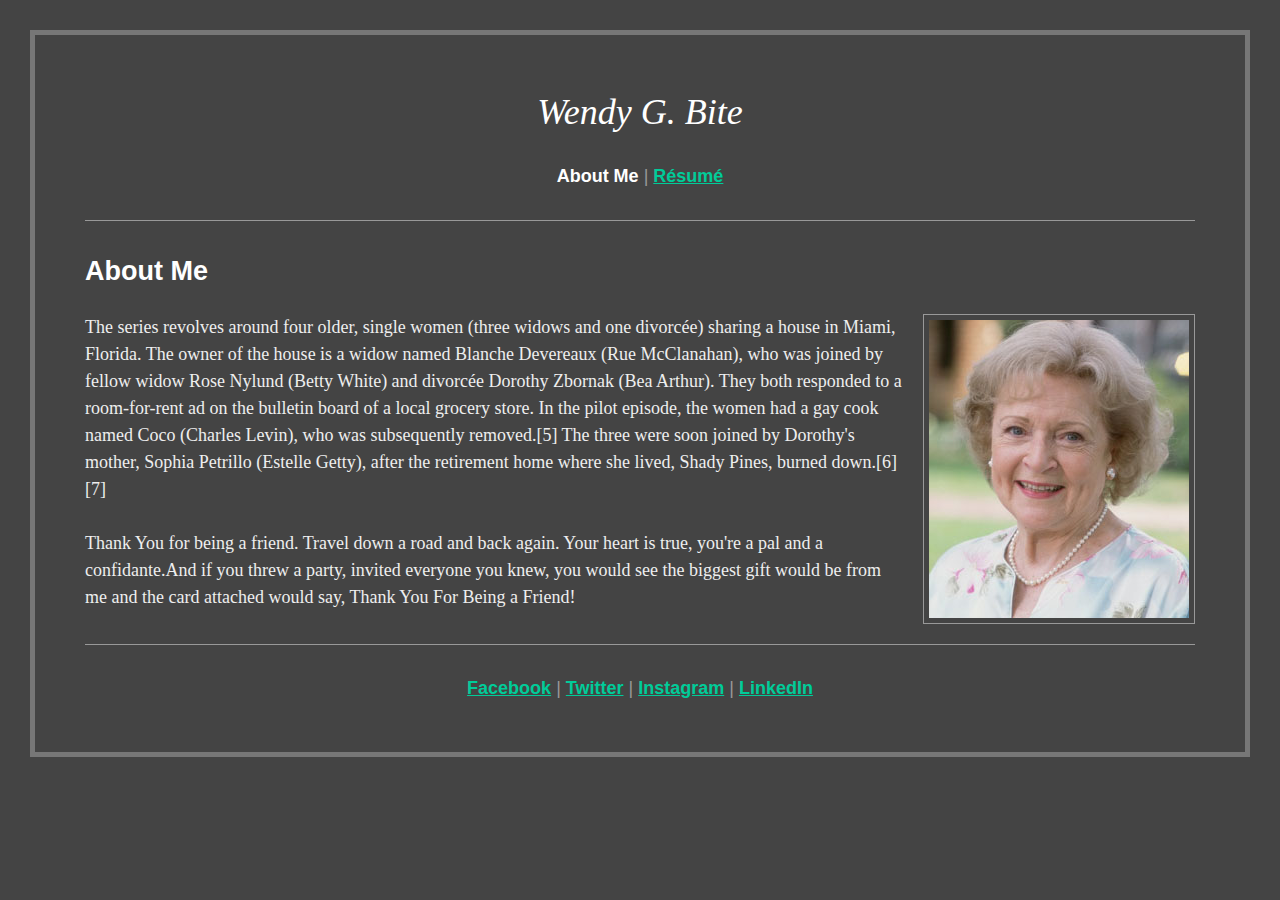
<file: solutions/Wendy_Bite_Solution_Advanced/index.html>
<!doctype html>
<html>
	<head>
		<meta charset="utf-8">
		<title>Wendy G. Bite</title>
		<link rel="stylesheet" href="css/style.css">
	</head>
	<body>
		
		<h1>Wendy G. Bite</h1>
		
		<nav>
			<strong>About Me</strong>
			|
			<a href="resume.html">Résumé</a>
		</nav>

		<hr>
		
		<h2>About Me</h2>
		
		<img src="img/Betty-White.jpg" alt="Wendy Bite">
		
		<p>The series revolves around four older, single women (three widows and one divorcée) sharing a house in Miami, Florida. The owner of the house is a widow named Blanche Devereaux (Rue McClanahan), who was joined by fellow widow Rose Nylund (Betty White) and divorcée Dorothy Zbornak (Bea Arthur). They both responded to a room-for-rent ad on the bulletin board of a local grocery store. In the pilot episode, the women had a gay cook named Coco (Charles Levin), who was subsequently removed.[5] The three were soon joined by Dorothy's mother, Sophia Petrillo (Estelle Getty), after the retirement home where she lived, Shady Pines, burned down.[6][7]</p>

		<p>Thank You for being a friend. Travel down a road and back again. Your heart is true, you're a pal and a confidante.And if you threw a party, invited everyone you knew, you would see the biggest gift would be from me and the card attached would say, Thank You For Being a Friend!</p>
		
		<hr>
		
		<nav>
			<a href="http://facebook.com/">Facebook</a>
			|
			<a href="http://twitter.com/">Twitter</a>
			|
			<a href="http://instagram.com/">Instagram</a>
			|
			<a href="http://linkedin.com/">LinkedIn</a>
		</nav>
				
	</body>
</html>
</file>
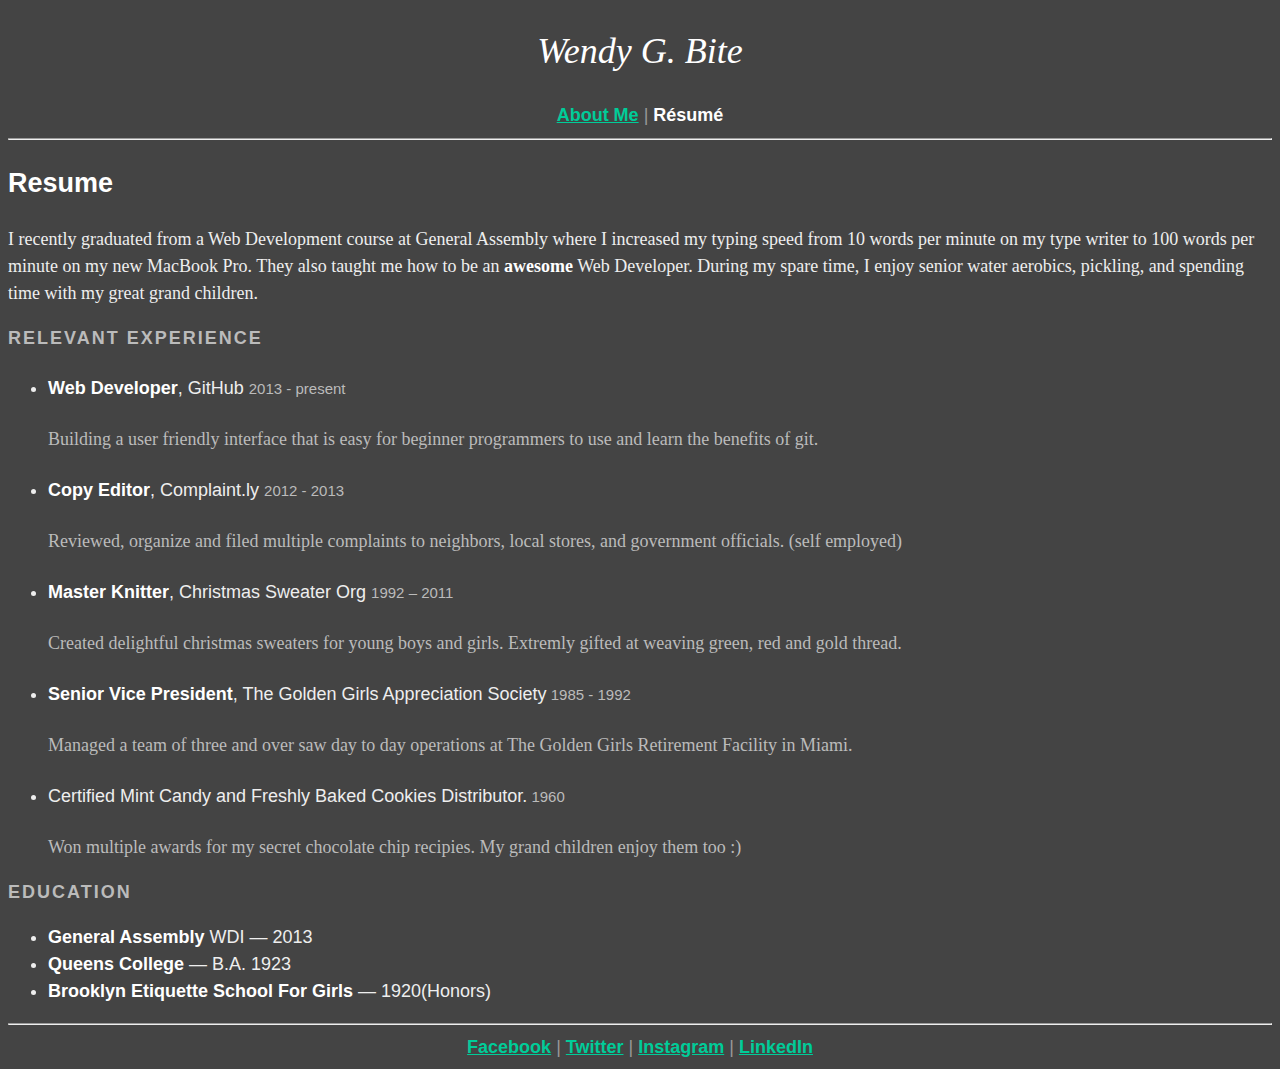
<file: solutions/Wendy_Bite_Solution/resume.html>
<!doctype html>
<html>
	<head>
		<meta charset="utf-8">
		<title>Wendy G. Bite | R&eacute;sum&eacute;</title>
		<link rel="stylesheet" href="css/style.css">
	</head>
	<body>
		
		<h1>Wendy G. Bite</h1>
		
		<nav>
			<a href="index.html">About Me</a>
			|
			<strong>R&eacute;sum&eacute;</strong>
		</nav>
		
		<hr>
		
		<h2>Resume</h2>
				
		<p>I recently graduated from a Web Development course at General Assembly where I increased my typing speed from 10 words per minute on my type writer to 100 words per minute on my new MacBook Pro. They also taught me how to be an <strong>awesome</strong> Web Developer. During my spare time, I enjoy senior water aerobics, pickling, and spending time with my great grand children.</p>
		
		<h3>Relevant Experience</h3>
		
		<ul>
			<li>
				<h4><strong>Web Developer</strong>, GitHub <small> 2013 - present</small></h4>
				<p>Building a user friendly interface that is easy for beginner programmers to use and learn the benefits of git.</p>
			</li>

			<li>
				<h4><strong>Copy Editor</strong>, Complaint.ly <small>2012 - 2013</small></h4>
				<p>Reviewed, organize and filed multiple complaints to neighbors, local stores, and government officials. (self employed)</p>
			</li>

			<li>
				<h4><strong>Master Knitter</strong>, Christmas Sweater Org <small> 1992 – 2011</small></h4>
				<p>Created delightful christmas sweaters for young boys and girls. Extremly gifted at weaving green, red and gold thread.</p>
			</li>


			<li>
				<h4><strong>Senior Vice President</strong>, The Golden Girls Appreciation Society<small> 1985 - 1992</small></h4>
				<p>Managed a team of three and over saw day to day operations at The Golden Girls Retirement Facility in Miami.
				</p>
			</li>

			<li>
				<h4>Certified Mint Candy and Freshly Baked Cookies Distributor.<small> 1960</small></h4>
				<p>Won multiple awards for my secret chocolate chip recipies. My grand children enjoy them too :)</p>
			</li>

		</ul>
		
		<h3>Education</h3>
		
		<ul>
			<li><strong>General Assembly</strong> WDI &mdash; 2013</li>
			<li><strong>Queens College</strong> &mdash; B.A. 1923</li>
			<li><strong>Brooklyn Etiquette School For Girls</strong> &mdash; 1920(Honors)</li>
		</ul>
		
		<hr>
		
		<nav>
			<a href="http://facebook.com/">Facebook</a>
			|
			<a href="http://twitter.com/">Twitter</a>
			|
			<a href="http://instagram.com/">Instagram</a>
			|
			<a href="http://linkedin.com/">LinkedIn</a>
		</nav>
				
	</body>
</html>
</file>
<file: solutions/dream_team_solution/css/main.css>
/* 
    SITE COLORS for your reference:
    (refer to styleguide.jpg for hex codes or use Sip to pick colors from design)

    White - #fff;
    Gold - #C5B358;
    Dark Grey - #252422;
    Text color - #222;
*/


/* Global
   ================================================================ */
* {
  box-sizing: border-box;
}

.clearfix:after {
  content: "";
  display: table;
  clear: both;
}


body {
  margin: 0;
  font-family: 'Lora', serif;
  color: #222;
  -webkit-font-smoothing: antialiased;
  font-size: 16px;
}


/* Text Styles (a, a:hover, a:visited, a:active, p, h1, h2, h3, h4, etc.)
   ================================================================ */

a {
  color: white;
  text-decoration: none;
}

header h1 {
  text-transform: uppercase;
  font-family: 'Droid Serif', serif;
  margin-top: 0;
}

h1 {
  font-weight: bold;
}

h2 {
  font-style: italic;
  font-weight: 400;
}

h3 {
  font-family: 'Droid Serif', serif;
  font-size: 56px;
  margin: 10px 0;
  font-weight: 500;
  color: #C5B358;
}



/* Layout (columns, floats, etc.)
   ================================================================ */
.center-content {
  margin: 0 auto;
  max-width: 500px;
  position: relative;
  transform: translateY(-50%);
  top: 40%;
}

section {
  border-bottom: 1px solid #E5E5E5;
  padding-left: 10%;
  padding-right: 10%;

}


/* Header
   ================================================================ */
header {
  height: 100vh;
  background-image: url('../images/header.jpg');
  background-size: cover;
  background-repeat: no-repeat;
  background-attachment: fixed;
  color: white;
  text-align: center;
}

hr {
  margin: 0 0 20px;
  border: 0;
  border-bottom: 1px solid #C5B358;
}



/* About
   ================================================================ */
aside div {
  border: 1px solid #E5E5E5;
  border-top: none;
  padding: 35px 22px;
}

aside div:last-of-type {
  border-bottom: none;
}

aside h2 {
  font-style: normal;
  font-size: 20px;
}

aside h3 {
  margin-top: 0;
}

aside p {
  font-style: italic;
  color: #888;
}

.about img {
  width: 300px;
  display: block;
  margin: 40px auto;
}

.about h1 {
  font-size: 21px;
  margin: 20px 0;
  font-weight: normal;
}

/* Gallery
   ================================================================ */

.gallery img {
  max-width: 100%;
}

.gallery {
  clear: both;
  padding-right: 0;
}

.gallery article {
  padding: 70px 40px 70px 0;
}



/* Banner
   ================================================================ */

.banner {
  clear: both;
  background-image: url('../images/banner.jpg');
  background-size: cover;
  padding: 180px 30%;
  color: white;
  text-align: center;
  border-bottom: none;
}

.banner p {
  font-size: 20px;
}

.banner hr {
  margin: 30px 0;
}

.banner h3 {
  color: white;
  width: 80px;
  height: 80px;
  line-height: 87px;
  border: 1px solid white;
  border-radius: 50%;
  display: inline-block;
}





/* Footer
   ================================================================ */
footer {
  clear: both;
  background-color: #252422;
  color: white;
  padding: 30px;
}

footer a {
  border-bottom: 1px solid white;
}

footer p {
  margin-bottom: 0;
}

footer p:last-of-type{
  text-align: right;
}


/* Navigation
   ================================================================ */
nav {
  margin-bottom: 20px;
  padding: 0 20px;
}

nav a {
  display: inline-block;
  padding: 10px;
  border: 1px solid rgba(255, 255, 255, .6);
  border-radius: 50%;
  font-size: 14px;
  line-height: 14px;
  margin: 10px 40px;
}

.active {
  border: 1px solid #C5B358;
  color: #C5B358;
}


/* Buttons
   ================================================================ */
button {
  border: 2px solid white;
  background-color: #252422;
  color: white;
  padding: 8px 20px;
  border-radius: 25px;
  margin-top: 30px;
  cursor: pointer;

  transition: all .3s ease-in-out;
}

button:hover,
button:focus,
button:active {
  outline: none;
  border: 2px solid #252422;
  background-color: white;
  color: #252422;
}
</file>
<file: solutions/modal_window/css/main.css>
*, *:before, *:after {
  margin: 0;
  padding: 0;
  box-sizing: border-box;
}

.clearfix:after {
  content: "";
  display: table;
  clear: both;
}

body {
  font-family: 'Lato', Calibri, Arial, sans-serif;
  color: #fff;
  background-color: #e74c3c;
  -webkit-font-smoothing: antialiased;
  text-align: center;
}

h3 {
  margin-bottom: 20px;
}
 
p {
  margin-bottom: 20px;
}

button {
  cursor: pointer;
  padding: 10px 20px;
  border: none;
  outline: none;
  background-color: #c0392b;
  color: #fff;
  font-size: .85em;
  font-weight: 600;
  letter-spacing: 0.05em;
  text-transform: uppercase;
  border-radius: 3px;
}

.trigger {
  margin-top: 40px;

}

.modal {
  color: #444;
  background-color: white;
  border-radius: 4px;
  padding: 40px 20px;
  position: fixed;
  top: 50%;
  left: 50%;
  width: 50%;
  max-width: 630px;
  min-width: 320px;
  height: auto;
  z-index: 2000;
  visibility: hidden;
  opacity: 0;
  filter: alpha(opacity=0);
  -webkit-transform: translateX(-50%) translateY(-50%);
      -ms-transform: translateX(-50%) translateY(-50%);
          transform: translateX(-50%) translateY(-50%);
  -webkit-transition: all 0.3s ease-in-out;
          transition: all 0.3s ease-in-out;
}

.show-modal {
  visibility: visible;
  opacity: 1;
  filter: alpha(opacity=100);
}

.overlay-background {
  position: fixed;
  width: 100%;
  height: 100%;
  top: 0;
  left: 0;
  z-index: 1000;
  visibility: hidden;
  opacity: 0;
  filter: alpha(opacity=0);
  background: rgba(143,27,15,0.8);
  -webkit-transition: all 0.3s;
          transition: all 0.3s;
}



.show-modal ~ .overlay-background {
  opacity: 1;
  filter: alpha(opacity=100);
  visibility: visible;
}
</file>
<file: solutions/nav_scroll_animation/css/style.css>
html, body {
  height: 100%;
  padding: 0;
  margin: 0;
  font-family: 'lato', sans-serif;
}

nav {
  text-transform: uppercase;
  top: 0;
  left: 0;
  width: 100%;
  height: 50px;
  position: fixed;
  text-align: center;
  background: #2f333c;
}

nav ul {
  margin: 0;
  padding: 0;
  display: inline-block;
}

nav ul li {
  float: left;
  margin: 0 10px;
  list-style: none;
}

nav a {
  color: #fff;
  height: 50px;
  padding: 0 10px;
  line-height: 50px;
  display: inline-block;
  text-decoration: none;
  color: #999;
}

nav ul li a:hover {
  color: white;
}

section {
  height: 100%;
}

.section-inner {
  padding: 40px;
  display: table-cell;
  vertical-align: middle;
}

#about, #testimonials, #aliens {
  background-color: #dfdfdf;
}

#examples, #family {
  background-color: #F07057;
}


.active {
  background-color: #00AEEF;
  color: white;
}
</file>
<file: solutions/select_fun_part_1/css/style.css>
/* ==========================================================================
   Global Overrides
  ========================================================================== */
* {
  box-sizing: border-box;
}

.clearfix:after {
  display: table;
  clear: both;
  content: "";
}

/* ==========================================================================
   Author's custom styles
  ========================================================================== */


/* Global
   ================================================================ */
body {
  font-family: "Merriweather", serif;
  width: 800px;
  margin: auto;
  text-align: left;
  color: #222;

  -webkit-font-smoothing: antialiased;
}

li {
  list-style: none;
}

/* Headings
   ================================================================ */
h1, h2 {
  font-family: "Abril Fatface", cursive;
  letter-spacing: .03em;
}

h1 {
  font-size: 60px;
  text-align: center;
}


h2 {
  font-size: 34px;
  text-align: center;
}




/* Layout
   ================================================================ */
section {
  margin-top: 40px;
}

img {
  display: block;
  margin: 30px auto;
}

/* Buttons
   ================================================================ */
button {
  font-family: "Roboto", "Merriweather", sans-serif;
  font-size: 18px;
  font-style: italic;
  position: relative;
  z-index: 1;
  display: block;
  width: 300px;
  margin: 0 auto;
  padding: 10px;
  cursor: pointer;
  text-transform: uppercase;
  border: 0;
  border-radius: 4px;
  outline: 0;
  background-color: #f78fa7;
  box-shadow: inset 0 -3px rgba(0, 0, 0, .15);
}


/* Dropdowns
   ================================================================ */
.dropdowns {
  min-height: 275px;
}

.dropdowns ul {
  overflow: hidden;
  width: 300px;
  margin: 0 auto;
  margin-top: -3px;
  padding: 0;
  border: 2px solid #dfdfdf;
}


.dropdowns li {
  padding: 10px;
}

.dropdowns li:hover {
  background-color: #dfdfdf;
}

/* Boxes
   ================================================================ */
.boxes {
  text-align: center;
}

.box {
  font-size: 18px;
  line-height: 80px;
  display: inline-block;
  margin: 1%;
  padding: 0 20px;
  cursor: pointer;
  text-align: center;
  border-radius: 4px;
  background-color: #05f2db;
  overflow: hidden;
}

.box p {
  margin: 0;
}

.crazy {
  color: red;
  border: 2px dotted red;
}

/* FAQs
   ================================================================ */
.faqs {
  margin-bottom: 80px;
}

.faqs ul {
  margin-top: 30px;
}

.faqs li {
  width: 100%;
}

.faqs li:nth-child(odd) {
  font-family: "Roboto", "Merriweather", sans-serif;
  font-size: 18px;
  font-weight: 500;
  font-style: italic;
  line-height: 48px;
  margin: 0;
  padding: 0 1em;
  cursor: pointer;
  text-transform: uppercase;
  border-bottom: 2px solid #cdcdcd;
  background: #e5e5e5;
}

.faqs li:nth-child(even) {
  line-height: 50px;
  margin: 0;
  padding-left: 1em;
}

.faqs li.active {
  background-color: #ffd800;
}

/* Your CSS goes here!
   ================================================================ */
.fun {
  font-weight: bold;
  color: #fff;
  background-color: #b6d9ac;
}
</file>
<file: solutions/sidebar_menu/css/main.css>
*, *:before, *:after {
  margin: 0;
  padding: 0;
  box-sizing: border-box;
}

.clearfix:after {
  content: "";
  display: table;
  clear: both;
}

html, body {
  height: 100%;
}

body {
  font-family: 'Lato', Calibri, Arial, sans-serif;
  color: #555;
  background-color: #fff;
  -webkit-font-smoothing: antialiased;
  -moz-osx-font-smoothing: grayscale;
  padding: 2em;
}

h2 {
  color: rgba(0, 0, 0, 0.4);
}

h1 {
  margin: 2.5em 0 1em;
}

.hamburger {
  cursor: pointer;
  display: block;
}

.line {
  border-bottom: 4px solid #bbb;
  width: 35px;
  margin-bottom: 6px;
}

.line:last-child {
  margin-bottom: 0;
}

nav {
  width: 300px;
  height: 100%;
  background-color: #48a770;
  position: absolute;
  top: 0;
  left: 0;
  padding: 20px 0;
}

nav h2 {
  padding: 24px 16px 0;
  padding: 1.5rem 1rem 0;
}

li {
  border-top: 1px solid rgba(0,0,0,0.2);
  list-style: none;
  -webkit-transition: all 300ms ease-in-out;
          transition: all 300ms ease-in-out;
}

li:hover {
  background-color: #409564;
}

nav a {
  color: white;
  text-decoration: none;
  text-transform: uppercase;
  font-weight: 700;
  font-size: 0.9em;
  letter-spacing: 1px;
  padding: 16px;
  padding: 1rem;
  display: block;
}

nav li:first-child {
  margin-top: 2em;
}

.close {
  position: absolute;
  top: 10px;
  right: 20px;
  text-transform: none;
  font-size: 20px;
}

.sidebar,
.content {
  /* Specify Transition here */
  -webkit-transition: all 0.3s ease;
          transition: all 0.3s ease;
  
}


.content-inner {
  max-width: 69em;
  margin: 0 auto;
}


.sidebar {
  -webkit-transform: translateX(-100%);
      -ms-transform: translateX(-100%);
          transform: translateX(-100%);
}


.active .sidebar {
  -webkit-transform: translateX(0px);
      -ms-transform: translateX(0px);
          transform: translateX(0px);  
}

/*.active .content {
  -webkit-transform: translateX(300px);
      -ms-transform: translateX(300px);
          transform: translateX(300px);  
}
*/
</file>
<file: solutions/sticky_nav/css/style.css>
* {
  box-sizing: border-box;
}

body {
  margin: 0;
  padding: 0;
}

header {
  padding: 100px 1%;
  text-align: center;
  background-color: #F07057;
}

h1 {
  font-size: 3em;
  color: white;
}

article {
  padding: 1rem;
}

/* ---------------------------------------------------------
		M A I N   N A V   S T Y L E S
	---------------------------------------------------------- */

nav {
  width: 100%;
  text-align: center;
  background-color: white;
  box-shadow: 0 3px 11px rgba(0, 0, 0, .1);
  transition: all 300ms ease-out;
}

nav ul {
	margin: 0;
	padding: 0;
}

nav li {
  display: inline-block;
}

nav a {
  display: inline-block;
  margin: 1rem;
  padding: .25rem 0;
  text-decoration: none;
  color: #888;
}

nav .active {
  border-top: 2px solid #F07057;
}

/*Fix for jump when menu is fixed*/
.nav-wrapper {
  height: 60px;
}


.scrolled {
	position: fixed;
	top: 0;
	width: 100%;
	z-index: 100;
}
</file>
<file: solutions/temp_converter/css/main.css>
body {
  padding: 20px;
  text-align: center;
}

h1 {
  font-family: Georgia, serif;
}

.converter-container {
  width: 340px;
  margin: 0 auto;
}

input {
  margin-right: 10px;
  padding: 10px;
  border: 3px solid #dfdfdf;
  border-radius: 4px;
}

input:focus {
  border-color: #afafaf;
  outline: none;
}

button {
  font-size: 14px;
  padding: 10px;
  color: white;
  border: none;
  border-radius: 4px;
  outline: none;
  background-color: #f26629;
  cursor: pointer;
  transition: all 200ms ease-in-out;
}

button:hover {
  background-color: #db4c0d;
}

/* Error styles
   ================================================================ */

/* This class shoud be added to the input if the user has not entered a value */
.error {
  border-color: red;
}

/* This error message should fade in if the user has not entered a value */
.error-message {
  color: white;
  border: 3px solid red;
  border-radius: 4px;
  display: none; /* Hidden by default */
  background-color: rgba(255, 0, 0, .6);
  padding: 10px;
}

/* Error styles
   ================================================================ */
.cold {
  background-color: #003399;
  color: white;
}

.cool {
  background-color: #3399FF;
}

.warm {
  background-color: #FCD22D;
}

.hot {
  background-color: #FF3300;
  color: white;
}
</file>
<file: solutions/Wendy_Bite_Solution/css/style.css>
body {
	font-family: sans-serif;
	font-size: 18px;
	line-height: 1.5;
	background: #444444;
	color: #EEEEEE;
}

a {
	font-weight: bold;
	color: #00CC99;
}

a:hover {
	color: #ff0000;
}

small {
	color: #BBBBBB;
}

strong {
	color: #FFFFFF;
}

h1 {
	font-family: Georgia, serif;
	font-weight: normal;
	text-align: center;
	color: #FFFFFF;
	font-style: italic;
}

h2 {
	color: #FFFFFF;
}

h3 {
	font-size: 18px;
	color: #BBBBBB;
	text-transform: uppercase;
	letter-spacing: 2px;
}

h4 {
	font-weight: normal;
}

p {
	font-family: Georgia, serif;
}

ul p {
	color: #BBBBBB;
}

nav {
	color: #999999;
	text-align: center;
}
</file>
<file: solutions/Wendy_Bite_Solution_Advanced/css/style.css>
body {
	font-family: sans-serif;
	font-size: 18px;
	line-height: 1.5;
	margin: 30px;
	border: 5px solid #777777;
	padding: 50px;
	background: #444444;
	color: #EEEEEE;
}

a {
	font-weight: bold;
	color: #00CC99;
}

a:hover {
	color: #ff0000;
}

small {
	color: #BBBBBB;
}

strong {
	color: #FFFFFF;
}

h1 {
	font-family: Georgia, serif;
	font-weight: normal;
	text-align: center;
	color: #FFFFFF;
	font-style: italic;
	margin-top: 0;
}

h2 {
	color: #FFFFFF;
}

h3 {
	font-size: 18px;
	color: #BBBBBB;
	text-transform: uppercase;
	letter-spacing: 2px;
	margin-top: 42px;
}

h4 {
	font-weight: normal;
	margin-bottom: 0;
}

p {
	font-family: Georgia, serif;
	margin-top: 0;
	margin-bottom: 27px;
}

ul {
	list-style: square;
}

ul p {
	color: #BBBBBB;
}

hr {
	border: none;
	border-top: 1px solid #999999;
	margin: 30px 0;
	clear: both;
}

img {
	float: right;
	margin-left: 20px;
	margin-bottom: 20px;
	border: 1px solid #999999;
	padding: 5px;
}

nav {
	color: #999999;
	text-align: center;
}
</file>
<file: solutions/todo_solution/css/style.css>
/* ------------------------------------------------
  G L O B A L  S T Y L E S
---------------------------------------------------*/
/* basic reset */
*, *:before, *:after {
  -webkit-box-sizing: border-box;
  -moz-box-sizing: border-box;
  box-sizing: border-box;
}


/* Clearfix for list items */
li:after {
     visibility: hidden;
     display: block;
     font-size: 0;
     content: " ";
     clear: both;
     height: 0;
     }
li { display: inline-block; }
/* start commented backslash hack \*/
* html li { height: 1%; }
li { display: block; }
/* close commented backslash hack */

html {
  font-size: 1em; /* 16 px */
}

body {
  background-color: #eee;
  font-family: 'Open Sans', sans-serif;
  font-weight: 600;
  color: #666;
}

/* ------------------------------------------------
  C O N T A I N E R   S T Y L E S
---------------------------------------------------*/
.container {
  width: 60%;
  max-width: 600px;
  min-width: 500px;
  margin: 30px auto;
  background: #ffffff;
  padding: 1.5rem 2rem;
  box-shadow: 0 0 2px rgba(0,0,0,0.2);
}

h1 {
    font-family: 'Rokkitt', sans-serif;
    text-align: center;
    font-weight: 400;
    margin: 0;
}

.btn {
    border: none;
    border-radius: 2px;
    outline: none;
    padding: 1.018em 1.2em;
    color: #fff;
    text-transform: uppercase;
    transition: all 0.3s;
    font-size: 0.8em;
    text-align: center;
  background-color: #444;
  cursor: pointer;
}

.btn:hover {
  background-color: #303030;
}



/* ------------------------------------------------
  F O R M   S T Y L E S
---------------------------------------------------*/
header + form {
  padding: 2rem 0;
}

input[type="text"] {
    height: 41px;
    border-radius: 2px;
    outline: none;
    border: 1px solid #e5e5e5;
    padding: 0 1.2rem;
    width: 75%;
    margin-right: 2%;
    font-size: 0.813em;
}

form .btn {
  width: 22%;
  padding: 1.018em 0;
}


/* ------------------------------------------------
  L I S T   S T Y L E S
---------------------------------------------------*/
ul {
  margin: 0;
  list-style: none;
  padding-left: 0;
}

li {
  font-size: 0.875em;
  padding: 1.2em 0;
  border-top: 1px solid #e5e5e5;
}

li a {
  color: #95a5a6;
  font-size: 0.8em;
  font-weight: bold;
  text-transform: uppercase;
  display: block;
  margin-left: 2em;
  float: right;
  text-decoration: none;
  line-height: 2;
}

li:hover a:hover {
  text-decoration: underline;
}

.item {
  margin-left: 10px;
  float: left;
  display: block;
}

ul input[type="checkbox"] {
  float: left;
}

.completed .item {
  text-decoration: line-through;
  color: #bebebe;
}

/* ul input[type="text"] {
  width: 80%;
}
 */
/* ------------------------------------------------
  C O U N T   W R A P P E R
---------------------------------------------------*/
.count-wrapper {
  border-top: 1px solid #e5e5e5;
  padding-top: 1.5em;
  text-align: center;
}

.count-wrapper p {
  -webkit-font-smoothing: antialiased;
  color: #95a5a6;
  font-size: .8em;
  font-weight: bold;
  text-transform: uppercase;
  margin: 0 0 1.2em;
}

.count-wrapper span {
  color: #777;
}

.count-wrapper .btn {
  margin-right: 1em;
}

.delete {
  background-color: #e74c3c;
}

.delete:hover {
  background-color: #c0392b
}



/* ------------------------------------------------
  C O U N T   W R A P P E R
---------------------------------------------------*/
@media only screen and (max-width: 817px) {
  
}
</file>
